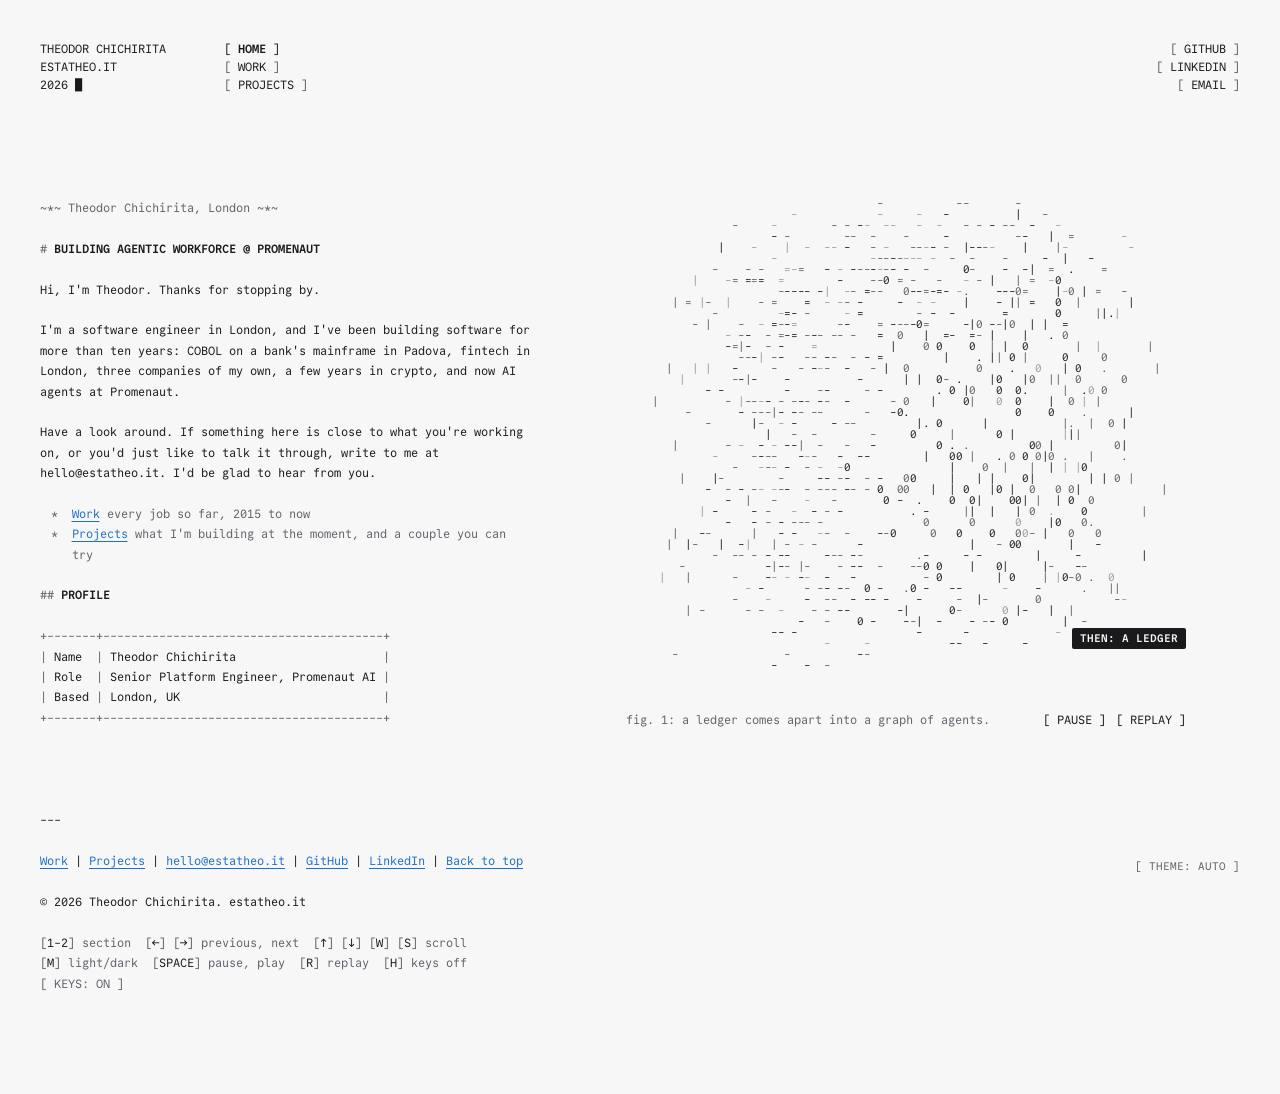
<file: index.html>
<!doctype html>
<html lang="en-GB">
<head>
<meta charset="utf-8">
<meta name="viewport" content="width=device-width, initial-scale=1, viewport-fit=cover">
<title>Theodor Chichirita: Building Agentic Workforce @ Promenaut</title>
<meta name="description" content="Theodor Chichirita, software engineer in London. More than ten years of work, from COBOL on a bank mainframe to co-founding Playter to AI agents at Promenaut, and the projects built outside it.">
<meta name="author" content="Theodor Chichirita">
<meta name="color-scheme" content="light dark">
<link rel="canonical" href="https://estatheo.it/">
<meta property="og:type" content="website">
<meta property="og:url" content="https://estatheo.it/">
<meta property="og:site_name" content="estatheo.it">
<meta property="og:locale" content="en_GB">
<meta property="og:title" content="Theodor Chichirita: Building Agentic Workforce @ Promenaut">
<meta property="og:description" content="Theodor Chichirita, software engineer in London. More than ten years of work, from COBOL on a bank mainframe to co-founding Playter to AI agents at Promenaut, and the projects built outside it.">
<meta property="og:image" content="https://estatheo.it/og.png">
<meta property="og:image:width" content="1200">
<meta property="og:image:height" content="630">
<meta property="og:image:alt" content="THEODOR CHICHIRITA / ESTATHEO.IT / 2026, set as plain text with a block cursor.">
<meta name="twitter:card" content="summary_large_image">
<meta name="twitter:title" content="Theodor Chichirita: Building Agentic Workforce @ Promenaut">
<meta name="twitter:description" content="Theodor Chichirita, software engineer in London. More than ten years of work, from COBOL on a bank mainframe to co-founding Playter to AI agents at Promenaut, and the projects built outside it.">
<meta name="twitter:image" content="https://estatheo.it/og.png">
<link rel="icon" href="/favicon.svg" type="image/svg+xml">
<link rel="apple-touch-icon" href="/apple-touch-icon.png">
<link rel="preload" href="/fonts/commit-mono-latin-400.woff2" as="font" type="font/woff2" crossorigin>
<link rel="stylesheet" href="/css/site.css">
<script type="application/ld+json">{"@context":"https://schema.org","@type":"Person","name":"Theodor Chichirita","url":"https://estatheo.it/","jobTitle":"Senior Platform Engineer","worksFor":{"@type":"Organization","name":"Promenaut AI"},"address":{"@type":"PostalAddress","addressLocality":"London","addressCountry":"GB"},"alumniOf":[{"@type":"EducationalOrganization","name":"Università degli Studi di Padova"},{"@type":"EducationalOrganization","name":"ITIS F. Severi"}],"sameAs":["https://github.com/estatheo","https://www.linkedin.com/in/theodor-chichirita/"]}</script>
<script>
// Runs before first paint so a saved theme never flashes.
(function () {
  var d = document.documentElement;
  d.classList.add('js');
  try {
    var t = localStorage.getItem('theme'); if (t === 'light' || t === 'dark') d.dataset.theme = t;
  } catch (e) {}
})();
</script>
<script type="module" src="/js/main.js"></script>
</head>
<body>
<a class="skip" href="#main">Skip to content</a>

<header class="top" id="top">
  <p class="ident">THEODOR CHICHIRITA<br>ESTATHEO.IT<br>2026 <span class="cursor" aria-hidden="true">&#9608;</span></p>
  <nav class="pages" aria-label="Pages">
    <ul>
      <li><a class="br" href="/" aria-current="page">HOME</a></li>
      <li><a class="br" href="/work/">WORK</a></li>
      <li><a class="br" href="/projects/">PROJECTS</a></li>
    </ul>
  </nav>
  <nav class="links" aria-label="Links">
    <ul>
      <li><a class="br" href="https://github.com/estatheo">GITHUB</a></li>
      <li><a class="br" href="https://www.linkedin.com/in/theodor-chichirita/">LINKEDIN</a></li>
      <li><a class="br" href="mailto:hello@estatheo.it">EMAIL</a></li>
    </ul>
  </nav>
</header>

<main id="main">

  <section class="row" id="about">
    <div class="text">
      <p class="orn">~*~ Theodor Chichirita, London ~*~</p>
      <h1>BUILDING AGENTIC WORKFORCE @ PROMENAUT</h1>
      <p>Hi, I'm Theodor. Thanks for stopping by.</p>
        <p>I'm a software engineer in London, and I've been building software for more than ten years: COBOL on a bank's mainframe in Padova, fintech in London, three companies of my own, a few years in crypto, and now AI agents at Promenaut.</p>
        <p>Have a look around. If something here is close to what you're working on, or you'd just like to talk it through, write to me at hello@estatheo.it. I'd be glad to hear from you.</p>
      <ul class="star">
        <li><a href="/work/">Work</a> <span class="meta">every job so far, 2015 to now</span></li>
        <li><a href="/projects/">Projects</a> <span class="meta">what I'm building at the moment, and a couple you can try</span></li>
      </ul>
      <h2 id="profile">PROFILE</h2>
      <div class="ascii-wrap"><table class="ascii"><caption class="vh">Profile</caption><tbody>
            <tr><th scope="row">Name</th><td>Theodor Chichirita</td></tr>
            <tr><th scope="row">Role</th><td>Senior Platform Engineer, Promenaut AI</td></tr>
            <tr><th scope="row">Based</th><td>London, UK</td></tr>
          </tbody></table></div>
    </div>
    <figure class="fig" data-fig="hero">
        <div class="stage" style="--ar:560/500">
          <canvas role="img" aria-label="A stack of ledger pages drawn in text characters. The characters lift off the pages and regroup into a network of connected nodes, which then turns slowly."></canvas>
          <span class="pill" aria-hidden="true" style="right:0;top:86%" data-hero-pill>THEN: A LEDGER</span>
        </div>
        <figcaption><span>fig. 1: a ledger comes apart into a graph of agents.</span> <span class="ctl"><button type="button" class="mctl" data-pause>[ PAUSE ]</button><button type="button" class="mctl" data-replay>[ REPLAY ]</button></span></figcaption>
        
      </figure>
  </section>

</main>

<footer class="foot">
  <p>---</p>
  <p><a href="/work/">Work</a> | <a href="/projects/">Projects</a> | <a href="mailto:hello@estatheo.it">hello@estatheo.it</a> | <a href="https://github.com/estatheo">GitHub</a> | <a href="https://www.linkedin.com/in/theodor-chichirita/">LinkedIn</a> | <a href="#top">Back to top</a></p>
  <p>&copy; 2026 Theodor Chichirita. estatheo.it</p>
  <div class="keys" id="keys" hidden></div>
  <p class="vh" id="announce" aria-live="polite"></p>
  <button type="button" class="theme" id="theme-toggle" aria-label="Theme: auto. Switch to light.">THEME: AUTO</button>
</footer>

</body>
</html>
</file>
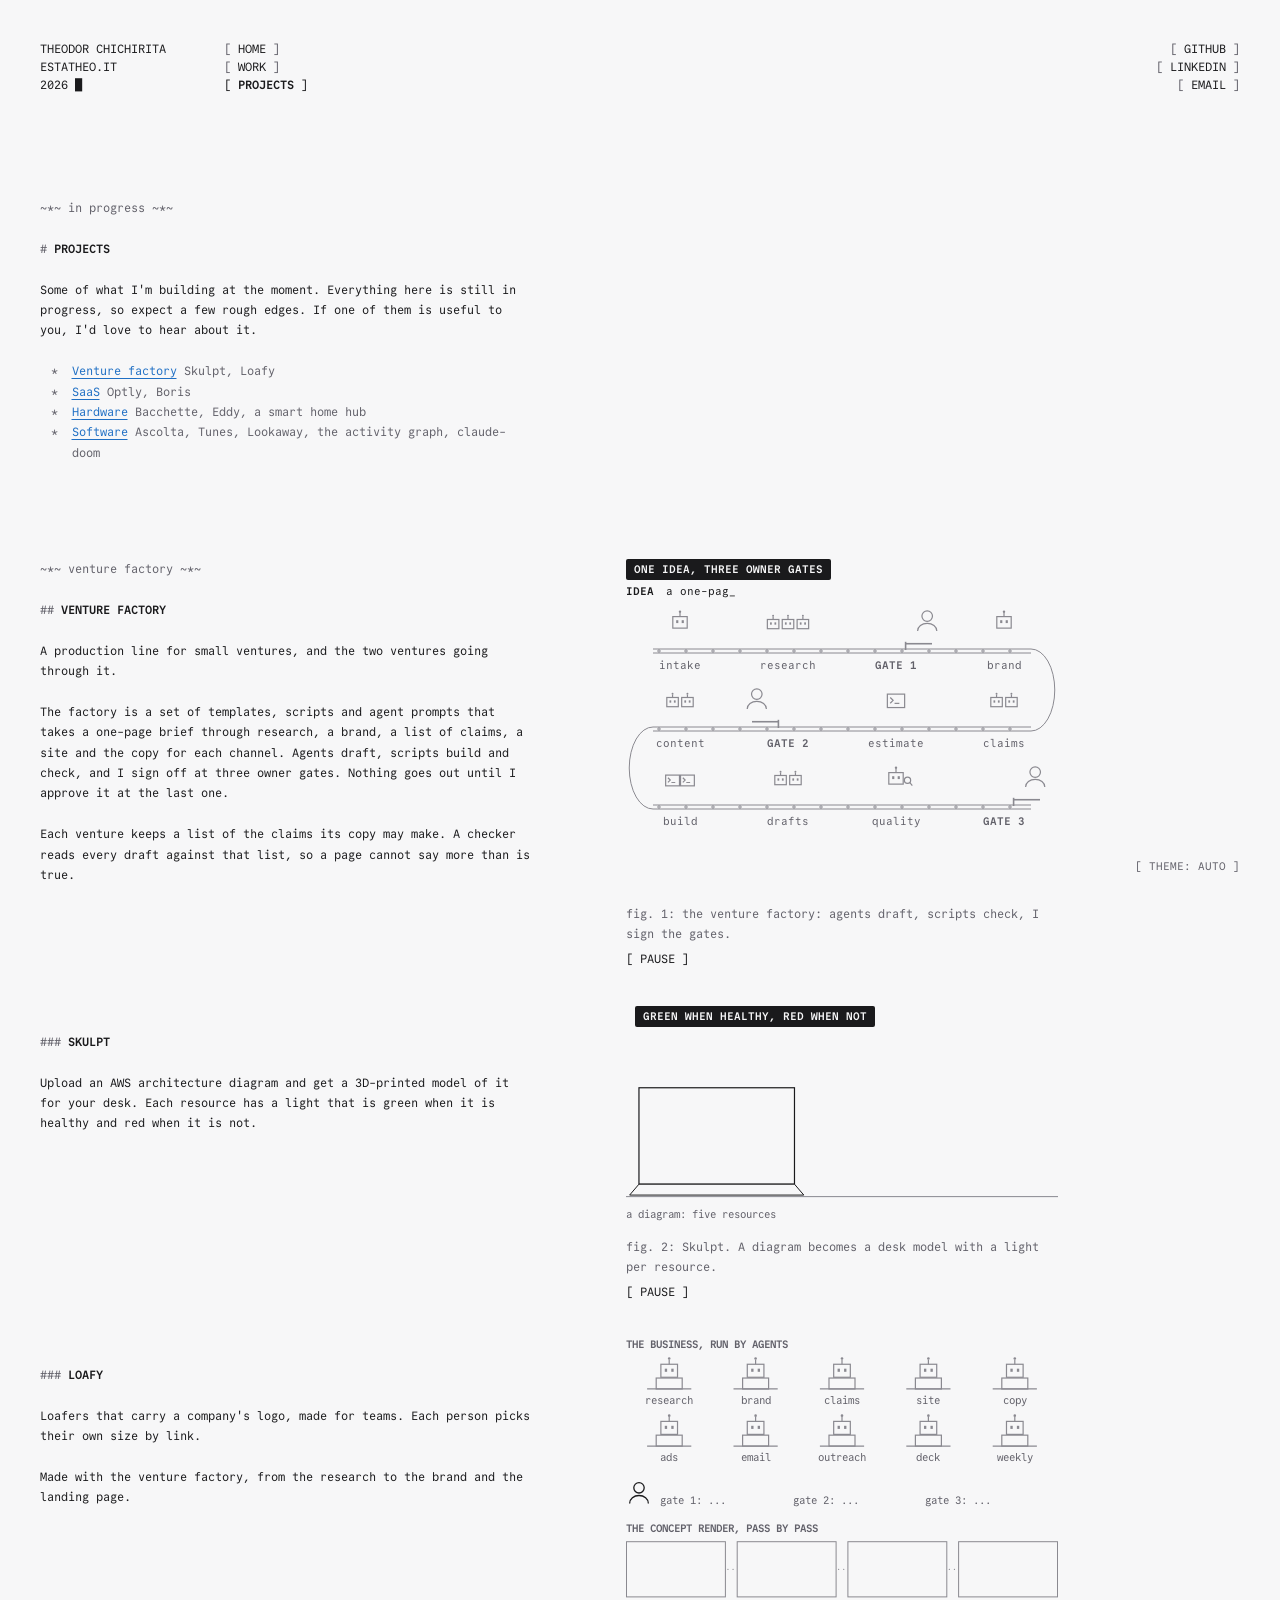
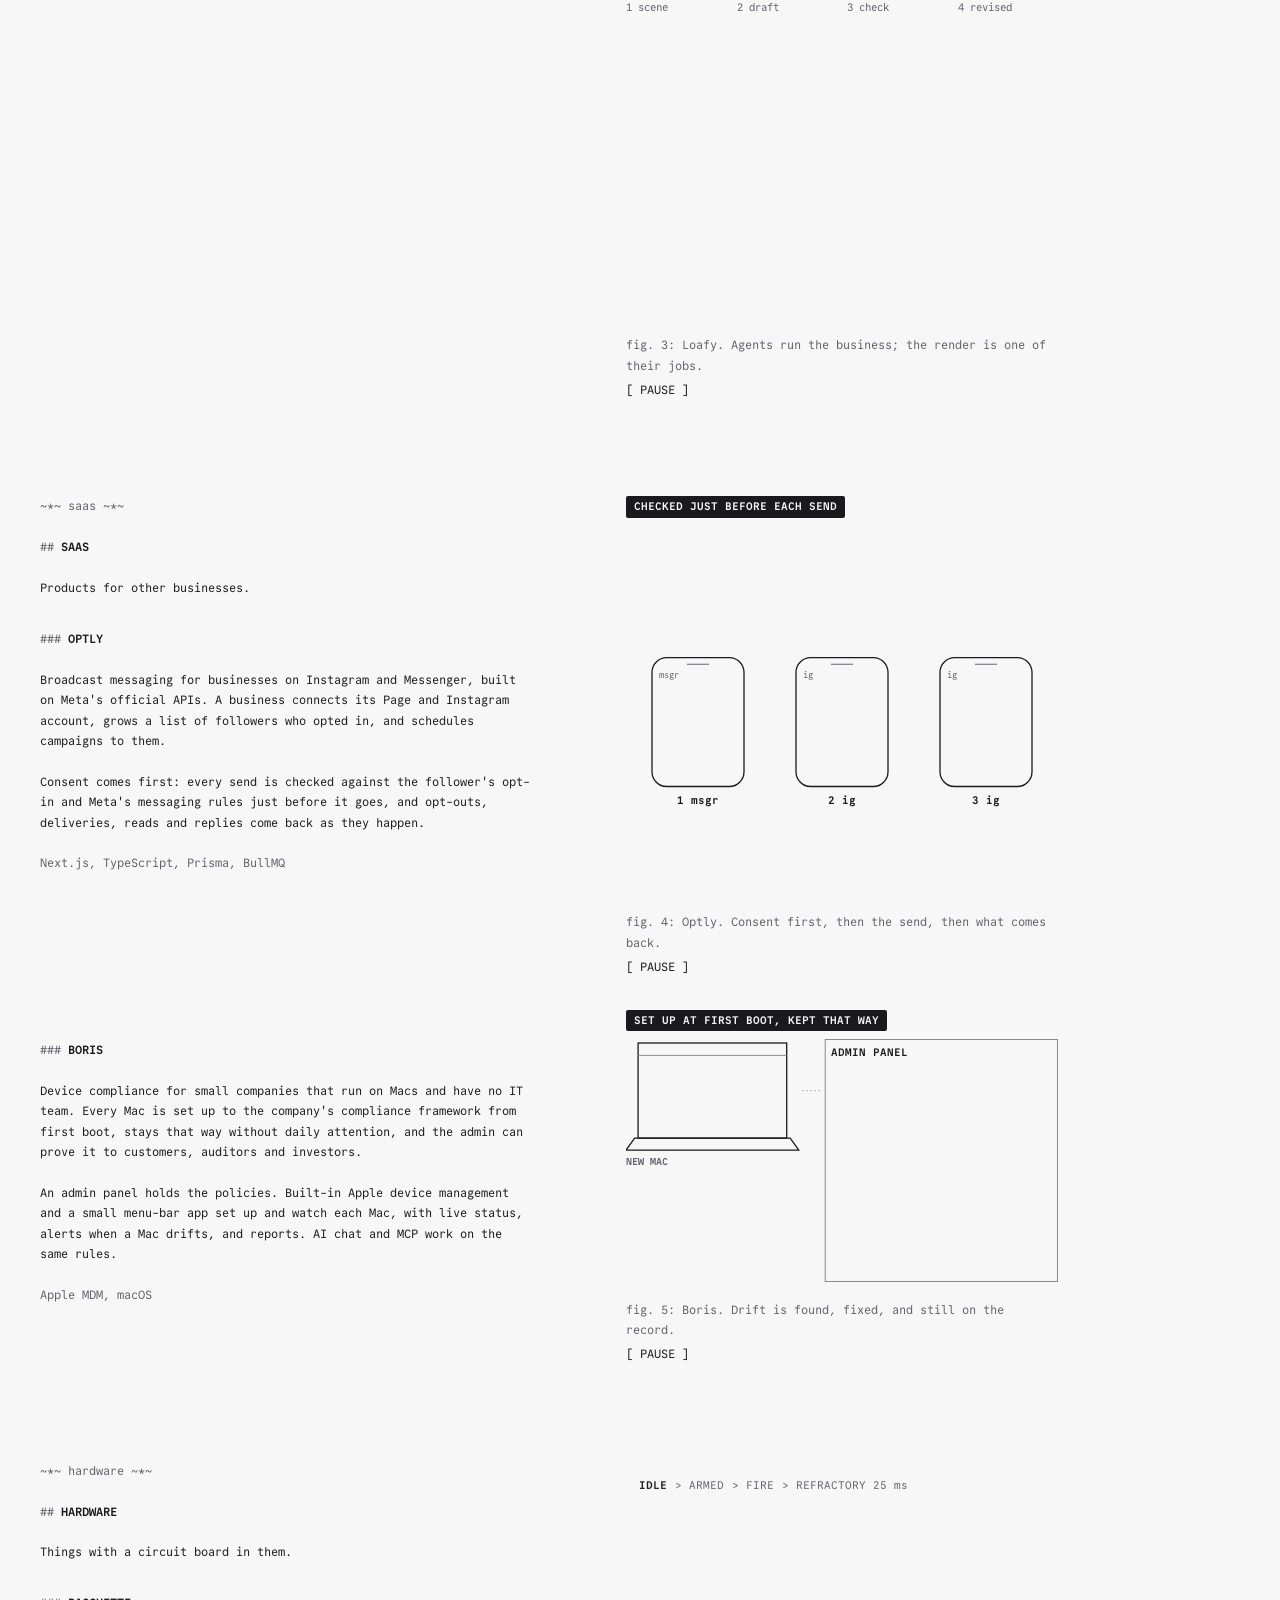
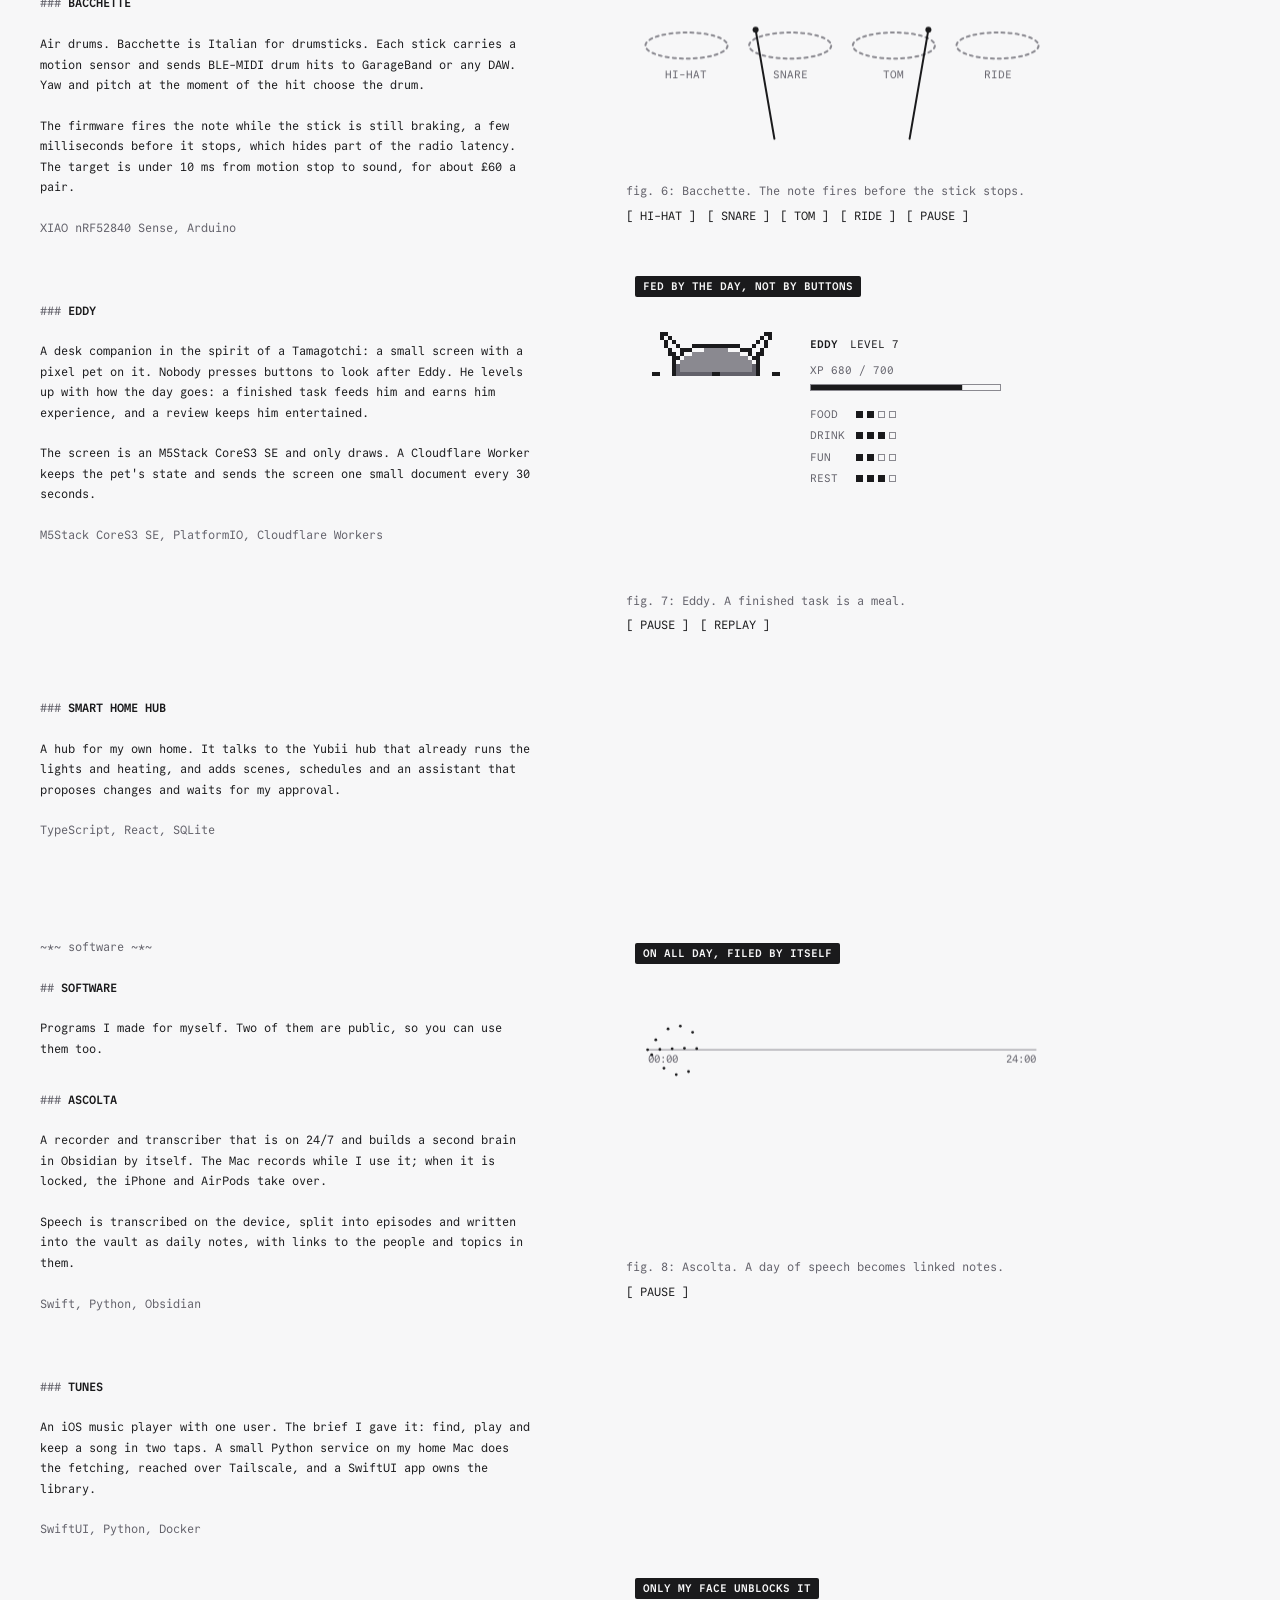
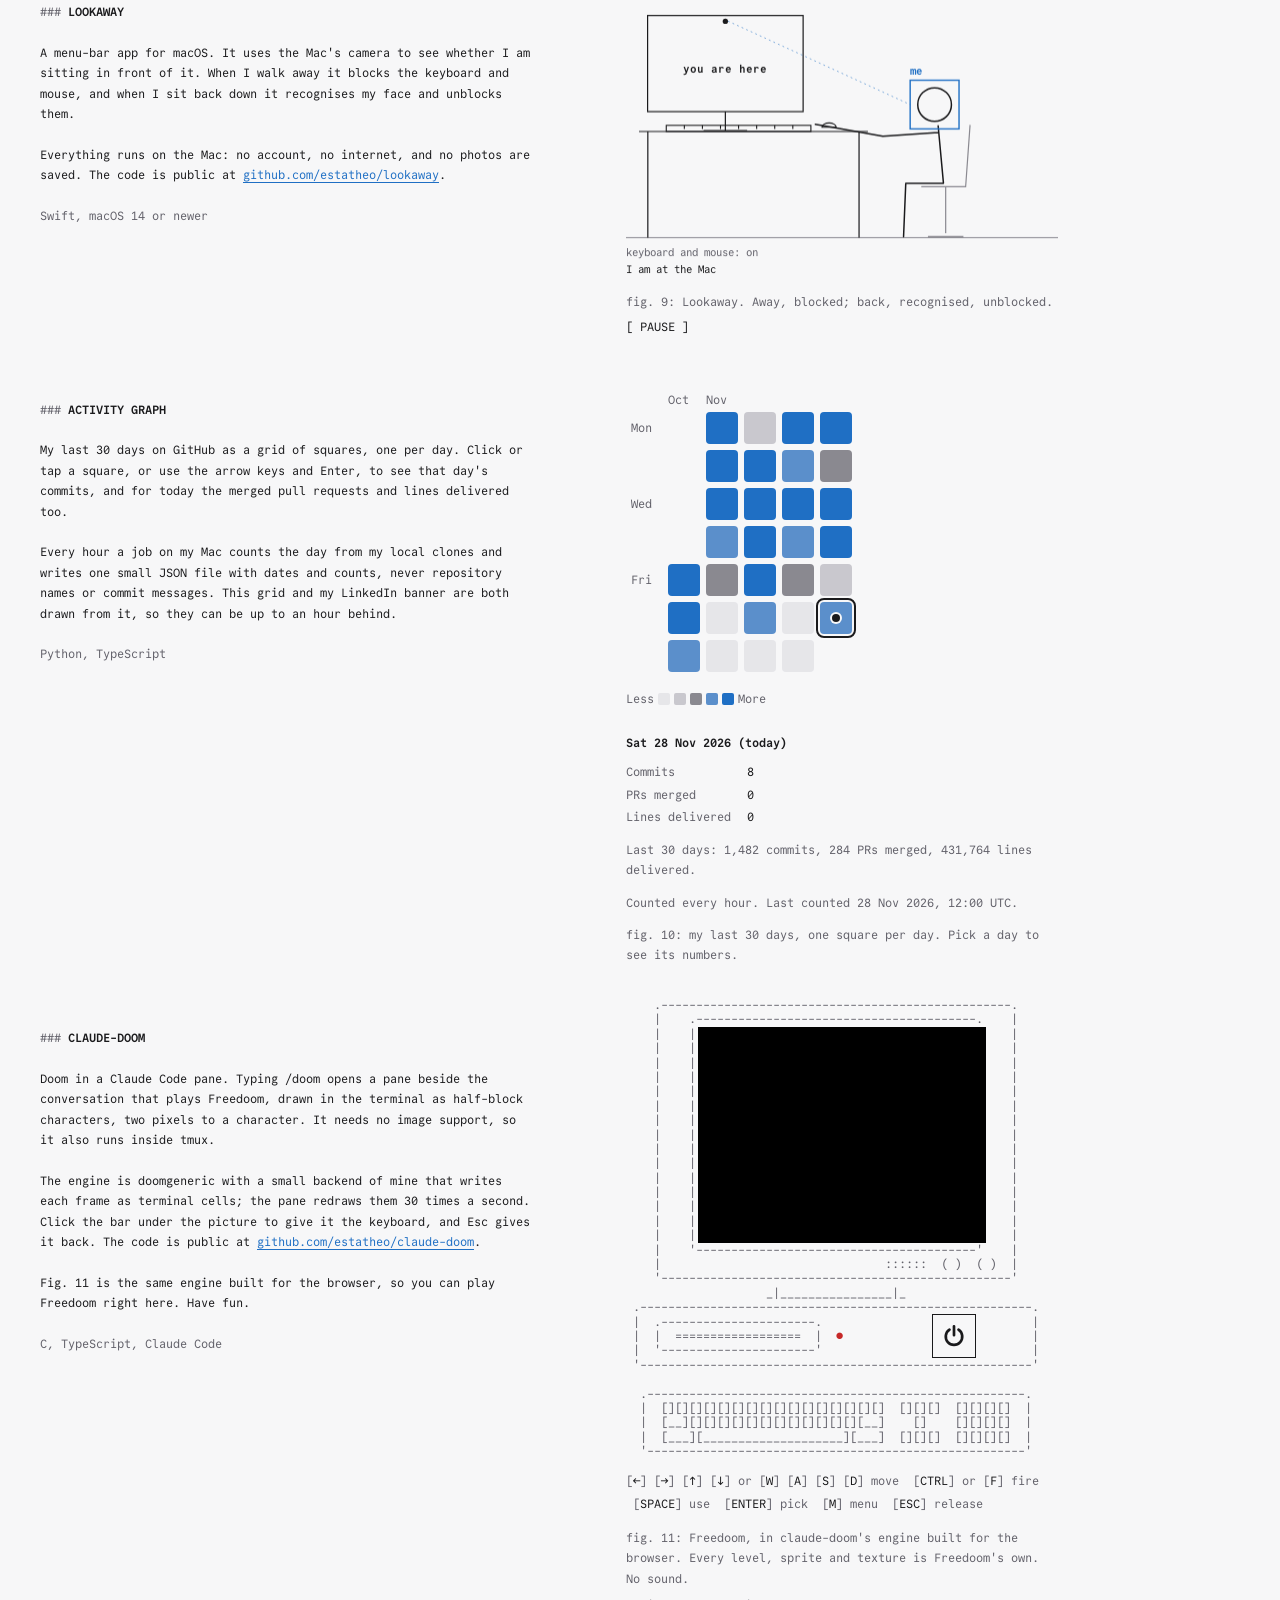
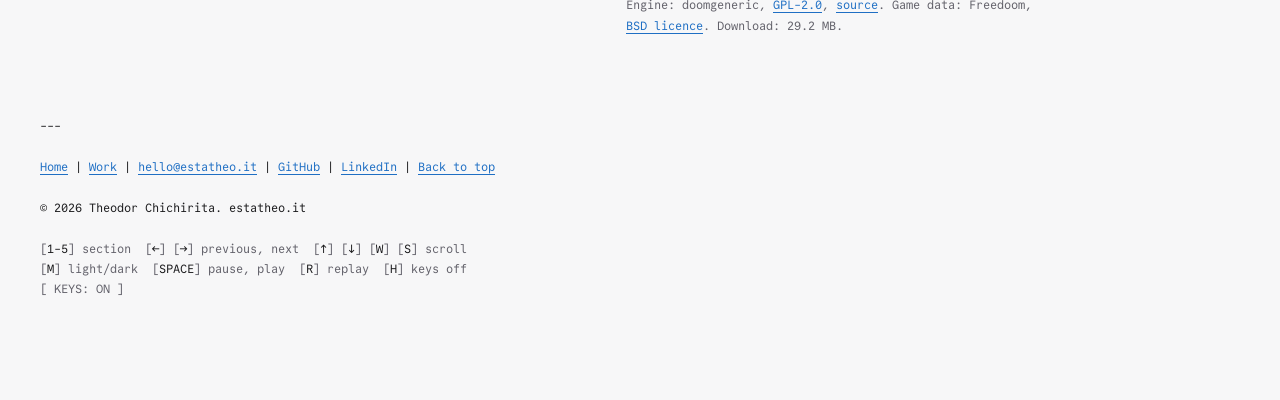
<file: projects/index.html>
<!doctype html>
<html lang="en-GB">
<head>
<meta charset="utf-8">
<meta name="viewport" content="width=device-width, initial-scale=1, viewport-fit=cover">
<title>Projects: Theodor Chichirita</title>
<meta name="description" content="A selection of what Theodor Chichirita is building at the moment, all in progress: a venture factory with Skulpt and Loafy, hardware (Bacchette air drums, Eddy the desk pet) and SaaS (Optly, Boris) and software (Ascolta, Tunes, Lookaway, an activity graph).">
<meta name="author" content="Theodor Chichirita">
<meta name="color-scheme" content="light dark">
<link rel="canonical" href="https://estatheo.it/projects/">
<meta property="og:type" content="website">
<meta property="og:url" content="https://estatheo.it/projects/">
<meta property="og:site_name" content="estatheo.it">
<meta property="og:locale" content="en_GB">
<meta property="og:title" content="Projects: Theodor Chichirita">
<meta property="og:description" content="A selection of what Theodor Chichirita is building at the moment, all in progress: a venture factory with Skulpt and Loafy, hardware (Bacchette air drums, Eddy the desk pet) and SaaS (Optly, Boris) and software (Ascolta, Tunes, Lookaway, an activity graph).">
<meta property="og:image" content="https://estatheo.it/og.png">
<meta property="og:image:width" content="1200">
<meta property="og:image:height" content="630">
<meta property="og:image:alt" content="THEODOR CHICHIRITA / ESTATHEO.IT / 2026, set as plain text with a block cursor.">
<meta name="twitter:card" content="summary_large_image">
<meta name="twitter:title" content="Projects: Theodor Chichirita">
<meta name="twitter:description" content="A selection of what Theodor Chichirita is building at the moment, all in progress: a venture factory with Skulpt and Loafy, hardware (Bacchette air drums, Eddy the desk pet) and SaaS (Optly, Boris) and software (Ascolta, Tunes, Lookaway, an activity graph).">
<meta name="twitter:image" content="https://estatheo.it/og.png">
<link rel="icon" href="/favicon.svg" type="image/svg+xml">
<link rel="apple-touch-icon" href="/apple-touch-icon.png">
<link rel="preload" href="/fonts/commit-mono-latin-400.woff2" as="font" type="font/woff2" crossorigin>
<link rel="stylesheet" href="/css/site.css">
<script type="application/ld+json">{"@context":"https://schema.org","@type":"BreadcrumbList","itemListElement":[{"@type":"ListItem","position":1,"name":"Theodor Chichirita","item":"https://estatheo.it/"},{"@type":"ListItem","position":2,"name":"Projects","item":"https://estatheo.it/projects/"}]}</script>
<script>
// Runs before first paint so a saved theme never flashes.
(function () {
  var d = document.documentElement;
  d.classList.add('js');
  try {
    var t = localStorage.getItem('theme'); if (t === 'light' || t === 'dark') d.dataset.theme = t;
  } catch (e) {}
})();
</script>
<script type="module" src="/js/main.js"></script>
</head>
<body>
<a class="skip" href="#main">Skip to content</a>

<header class="top" id="top">
  <p class="ident">THEODOR CHICHIRITA<br>ESTATHEO.IT<br>2026 <span class="cursor" aria-hidden="true">&#9608;</span></p>
  <nav class="pages" aria-label="Pages">
    <ul>
      <li><a class="br" href="/">HOME</a></li>
      <li><a class="br" href="/work/">WORK</a></li>
      <li><a class="br" href="/projects/" aria-current="page">PROJECTS</a></li>
    </ul>
  </nav>
  <nav class="links" aria-label="Links">
    <ul>
      <li><a class="br" href="https://github.com/estatheo">GITHUB</a></li>
      <li><a class="br" href="https://www.linkedin.com/in/theodor-chichirita/">LINKEDIN</a></li>
      <li><a class="br" href="mailto:hello@estatheo.it">EMAIL</a></li>
    </ul>
  </nav>
</header>

<main id="main">

  <section class="row solo" id="about">
    <div class="text">
      <p class="orn">~*~ in progress ~*~</p>
      <h1>PROJECTS</h1>
      <p>Some of what I'm building at the moment. Everything here is still in progress, so expect a few rough edges. If one of them is useful to you, I'd love to hear about it.</p>
      <ul class="star">
        <li><a href="#factory">Venture factory</a> <span class="meta">Skulpt, Loafy</span></li>
        <li><a href="#saas">SaaS</a> <span class="meta">Optly, Boris</span></li>
        <li><a href="#hardware">Hardware</a> <span class="meta">Bacchette, Eddy, a smart home hub</span></li>
        <li><a href="#software">Software</a> <span class="meta">Ascolta, Tunes, Lookaway, the activity graph, claude-doom</span></li>
      </ul>
    </div>
  </section>

  <section class="row personal chapter" id="factory">
    <div class="text">
      <p class="orn">~*~ venture factory ~*~</p>
      <h2>VENTURE FACTORY</h2>
      <p>A production line for small ventures, and the two ventures going through it.</p>
      <p>The factory is a set of templates, scripts and agent prompts that takes a one-page brief through research, a brand, a list of claims, a site and the copy for each channel. Agents draft, scripts build and check, and I sign off at three owner gates. Nothing goes out until I approve it at the last one.</p>
        <p>Each venture keeps a list of the claims its copy may make. A checker reads every draft against that list, so a page cannot say more than is true.</p>
      
    </div>
    <figure class="fig small" data-fig="factory">
        <div class="stage" style="--ar:560/470">
          <canvas role="img" aria-label="The venture factory as a production line. An idea is typed in as a one-page brief, and the brief rides a belt that snakes past twelve stations, in the order of the factory's launch formula. At intake an agent turns the brief into the venture's claims and budget; three agents research the market, supply and names; at gate 1 I sign the name, market and budget, and the barrier lifts. An agent drafts two brand directions, two agents write the claims and funnel plan, a script estimates the cost of the drafts, and at gate 2 I pick a direction. Two agents write the site and channel content, scripts build the site, ads and stills, agents draft the copy for each channel, and a checker reads the copy against the claims. At gate 3, approval to publish, the barrier stays down and waits for me: nothing goes out until I sign it."></canvas>
          <span class="pill" aria-hidden="true" style="left:0%;top:0%">ONE IDEA, THREE OWNER GATES</span>
        </div>
        <figcaption><span>fig. 1: the venture factory: agents draft, scripts check, I sign the gates.</span> <span class="ctl"><button type="button" class="mctl" data-play>[ PAUSE ]</button></span></figcaption>
        
      </figure>
  </section>

  <section class="row personal">
    <div class="text">
      <h3 id="skulpt">SKULPT</h3>
      <p>Upload an AWS architecture diagram and get a 3D-printed model of it for your desk. Each resource has a light that is green when it is healthy and red when it is not.</p>
      
    </div>
    <figure class="fig small" data-fig="skulpt">
        <div class="stage" style="--ar:560/290">
          <canvas role="img" aria-label="A desk with a laptop on it. On the laptop's screen, an example architecture diagram with five resources, a load balancer, two app servers, a queue and a database, joined by lines. The diagram is sent to be printed, and beside the laptop a model of it appears on the desk: a base with the links on it, then each resource rises as a small block with one light. The lights come on green. The database light turns red, because the database is not healthy, and the others stay green. The diagram is an example."></canvas>
          <span class="pill" aria-hidden="true" style="left:2%;top:2%">GREEN WHEN HEALTHY, RED WHEN NOT</span>
        </div>
        <figcaption><span>fig. 2: Skulpt. A diagram becomes a desk model with a light per resource.</span> <span class="ctl"><button type="button" class="mctl" data-play>[ PAUSE ]</button></span></figcaption>
        
      </figure>
  </section>

  <section class="row personal">
    <div class="text">
      <h3 id="loafy">LOAFY</h3>
      <p>Loafers that carry a company's logo, made for teams. Each person picks their own size by link.</p>
        <p>Made with the venture factory, from the research to the brand and the landing page.</p>
      
    </div>
    <figure class="fig small" data-fig="loafy">
        <div class="stage" style="--ar:560/410">
          <canvas role="img" aria-label="Loafy, run by agents. Ten small desks, each with an agent at it, light up in turn: research, brand, claims, site, copy, ads, email, outreach, a deck, and the weekly loop of posts and a report. Under them are my three owner gates, which the work reaches in turn; all three wait for me, and nothing is published until I sign. Below, the concept render goes through passes: a grey scene with the shoes in plain clay, a coarse grainy draft, a check of the draft against the brief and the claims list, which passes the brief and the claims and asks for the caption, then a sharper revised pass with the caption, and last the final render, shown under the drawing with its caption: Concept render. Prototype in development. The earlier passes are drawn from the final render to show the idea."></canvas>
        </div>
        <figure class="render">
          <img src="/img/loafy-concept-960.jpg" width="960" height="540" alt="A pair of loafers on a dark surface, seen from the front left. A computer-made concept image, not a photograph of a real pair." loading="lazy" decoding="async">
          <figcaption>Concept render. Prototype in development.</figcaption>
        </figure>
        <figcaption><span>fig. 3: Loafy. Agents run the business; the render is one of their jobs.</span> <span class="ctl"><button type="button" class="mctl" data-play>[ PAUSE ]</button></span></figcaption>
      </figure>
  </section>

  <section class="row personal chapter" id="saas">
    <div class="text">
      <p class="orn">~*~ saas ~*~</p>
      <h2>SAAS</h2>
      <p>Products for other businesses.</p>
      
      
      <h3 id="optly">OPTLY</h3>
      <p>Broadcast messaging for businesses on Instagram and Messenger, built on Meta's official APIs. A business connects its Page and Instagram account, grows a list of followers who opted in, and schedules campaigns to them.</p>
        <p>Consent comes first: every send is checked against the follower's opt-in and Meta's messaging rules just before it goes, and opt-outs, deliveries, reads and replies come back as they happen.</p>
      <p class="meta">Next.js, TypeScript, Prisma, BullMQ</p>
    </div>
    <figure class="fig small" data-fig="optly">
        <div class="stage" style="--ar:560/560">
          <canvas role="img" aria-label="A campaign in Optly, drawn as a sender's table over three phones. A follower opts in by tapping Get Started in Messenger, and consent is recorded as granted. A campaign then goes to three followers. Just before each send, three things are checked for that follower: consent, an open 24-hour messaging window, and an approved template. The first two pass and are sent; the third has no open window, so it is skipped and the reason is kept. Then Meta reports back as things happen: the Messenger message is delivered, read and replied to, the Instagram message is read, and that follower sends STOP and is opted out. Each phone shows its chat: the Get Started button, the campaign message arriving on the first two and never sent to the third, a reply on the first and STOP on the second. The followers are examples."></canvas>
          <span class="pill" aria-hidden="true" style="left:0%;top:0%">CHECKED JUST BEFORE EACH SEND</span>
        </div>
        <figcaption><span>fig. 4: Optly. Consent first, then the send, then what comes back.</span> <span class="ctl"><button type="button" class="mctl" data-play>[ PAUSE ]</button></span></figcaption>
        
      </figure>
  </section>

  <section class="row personal">
    <div class="text">
      <h3 id="boris">BORIS</h3>
      <p>Device compliance for small companies that run on Macs and have no IT team. Every Mac is set up to the company's compliance framework from first boot, stays that way without daily attention, and the admin can prove it to customers, auditors and investors.</p>
        <p>An admin panel holds the policies. Built-in Apple device management and a small menu-bar app set up and watch each Mac, with live status, alerts when a Mac drifts, and reports. AI chat and MCP work on the same rules.</p>
      <p class="meta">Apple MDM, macOS</p>
    </div>
    <figure class="fig small" data-fig="boris">
        <div class="stage" style="--ar:560/400">
          <canvas role="img" aria-label="A Mac under Boris, drawn as a laptop beside the admin panel. A new Mac registered in Apple Business Manager enrols on first boot and sets itself up to the company policy, a framework and a tier, with no admin action: disk encryption, firewall and screen lock all pass. Later a regular scan finds the firewall off. The admin gets an alert, the Boris agent turns the firewall back on because the policy allows it, and a rescan passes. The drift stays on the record, and a signed compliance report for the chosen framework and period comes out, as a small document marked signed. The Mac and the dates are examples."></canvas>
          <span class="pill" aria-hidden="true" style="left:0%;top:0%">SET UP AT FIRST BOOT, KEPT THAT WAY</span>
        </div>
        <figcaption><span>fig. 5: Boris. Drift is found, fixed, and still on the record.</span> <span class="ctl"><button type="button" class="mctl" data-play>[ PAUSE ]</button></span></figcaption>
        
      </figure>
  </section>

  <section class="row personal chapter" id="hardware">
    <div class="text">
      <p class="orn">~*~ hardware ~*~</p>
      <h2>HARDWARE</h2>
      <p>Things with a circuit board in them.</p>
      
      
      <h3 id="bacchette">BACCHETTE</h3>
      <p>Air drums. Bacchette is Italian for drumsticks. Each stick carries a motion sensor and sends BLE-MIDI drum hits to GarageBand or any DAW. Yaw and pitch at the moment of the hit choose the drum.</p>
        <p>The firmware fires the note while the stick is still braking, a few milliseconds before it stops, which hides part of the radio latency. The target is under 10 ms from motion stop to sound, for about £60 a pair.</p>
      <p class="meta">XIAO nRF52840 Sense, Arduino</p>
    </div>
    <figure class="fig small" data-fig="drums">
        <div class="stage" style="--ar:560/400">
          <canvas role="img" aria-label="Two drum sticks trace dotted arcs down onto four zones: hi-hat, snare, tom and ride. Each hit shows a ring and a MIDI note-on. A line of text steps through the firmware states idle, armed, fire and refractory."></canvas>
          
        </div>
        <figcaption><span>fig. 6: Bacchette. The note fires before the stick stops.</span> <span class="ctl"><span class="pads mctl" role="group" aria-label="Play a drum"><button type="button" data-hit="0">[ HI-HAT ]</button><button type="button" data-hit="1">[ SNARE ]</button><button type="button" data-hit="2">[ TOM ]</button><button type="button" data-hit="3">[ RIDE ]</button></span><button type="button" class="mctl" data-pause>[ PAUSE ]</button></span></figcaption>
        
      </figure>
  </section>

  <section class="row personal">
    <div class="text">
      <h3 id="eddy">EDDY</h3>
      <p>A desk companion in the spirit of a Tamagotchi: a small screen with a pixel pet on it. Nobody presses buttons to look after Eddy. He levels up with how the day goes: a finished task feeds him and earns him experience, and a review keeps him entertained.</p>
        <p>The screen is an M5Stack CoreS3 SE and only draws. A Cloudflare Worker keeps the pet's state and sends the screen one small document every 30 seconds.</p>
      <p class="meta">M5Stack CoreS3 SE, PlatformIO, Cloudflare Workers</p>
    </div>
    <figure class="fig small" data-fig="eddy">
        <div class="stage" style="--ar:560/400">
          <canvas role="img" aria-label="A pixel pet in a helmet stands beside its status: level 7, an experience bar, and four needs called food, drink, fun and rest. A task is finished and the pet eats; food goes up. A review is done and the pet celebrates; fun goes up. The experience bar fills and the pet reaches level 8."></canvas>
          <span class="pill" aria-hidden="true" style="left:2%;top:2%">FED BY THE DAY, NOT BY BUTTONS</span>
        </div>
        <figcaption><span>fig. 7: Eddy. A finished task is a meal.</span> <span class="ctl"><button type="button" class="mctl" data-pause>[ PAUSE ]</button><button type="button" class="mctl" data-replay>[ REPLAY ]</button></span></figcaption>
        
      </figure>
  </section>

  <section class="row personal">
    <div class="text">
      <h3 id="smarth">SMART HOME HUB</h3>
      <p>A hub for my own home. It talks to the Yubii hub that already runs the lights and heating, and adds scenes, schedules and an assistant that proposes changes and waits for my approval.</p>
      <p class="meta">TypeScript, React, SQLite</p>
    </div>
    
  </section>

  <section class="row personal chapter" id="software">
    <div class="text">
      <p class="orn">~*~ software ~*~</p>
      <h2>SOFTWARE</h2>
      <p>Programs I made for myself. Two of them are public, so you can use them too.</p>
      
      
      <h3 id="ascolta">ASCOLTA</h3>
      <p>A recorder and transcriber that is on 24/7 and builds a second brain in Obsidian by itself. The Mac records while I use it; when it is locked, the iPhone and AirPods take over.</p>
        <p>Speech is transcribed on the device, split into episodes and written into the vault as daily notes, with links to the people and topics in them.</p>
      <p class="meta">Swift, Python, Obsidian</p>
    </div>
    <figure class="fig small" data-fig="ascolta">
        <div class="stage" style="--ar:560/400">
          <canvas role="img" aria-label="Over a 24-hour axis, an iPhone and a pair of AirPods are drawn above one half of the day and a Mac above the other: they are what hears it. A line of sound for the day runs along the axis, then folds into six episodes, walk, call, idea, lunch, gym and note, which become small note pages in a frame marked Obsidian vault. Each page links to one daily note and some link to each other."></canvas>
          <span class="pill" aria-hidden="true" style="left:2%;top:2%">ON ALL DAY, FILED BY ITSELF</span>
        </div>
        <figcaption><span>fig. 8: Ascolta. A day of speech becomes linked notes.</span> <span class="ctl"><button type="button" class="mctl" data-play>[ PAUSE ]</button></span></figcaption>
        
      </figure>
  </section>

  <section class="row personal">
    <div class="text">
      <h3 id="tunes">TUNES</h3>
      <p>An iOS music player with one user. The brief I gave it: find, play and keep a song in two taps. A small Python service on my home Mac does the fetching, reached over Tailscale, and a SwiftUI app owns the library.</p>
      <p class="meta">SwiftUI, Python, Docker</p>
    </div>
    
  </section>

  <section class="row personal">
    <div class="text">
      <h3 id="lookaway">LOOKAWAY</h3>
      <p>A menu-bar app for macOS. It uses the Mac's camera to see whether I am sitting in front of it. When I walk away it blocks the keyboard and mouse, and when I sit back down it recognises my face and unblocks them.</p>
        <p>Everything runs on the Mac: no account, no internet, and no photos are saved. The code is public at <a href="https://github.com/estatheo/lookaway">github.com/estatheo/lookaway</a>.</p>
      <p class="meta">Swift, macOS 14 or newer</p>
    </div>
    <figure class="fig small" data-fig="lookaway">
        <div class="stage" style="--ar:560/400">
          <canvas role="img" aria-label="A desk seen from the side: a screen with a camera on top, a keyboard and a mouse, and me on a chair in front of it. The camera sees my face, and the screen reads: you are here. I get up and walk out of the picture, and a five-second grace period counts down on the screen; then the keyboard and mouse are blocked. I come back and sit down, my face is found and compared with my enrolled face, it matches, and the keyboard and mouse work again. Nothing is saved and nothing leaves the Mac."></canvas>
          <span class="pill" aria-hidden="true" style="left:2%;top:2%">ONLY MY FACE UNBLOCKS IT</span>
        </div>
        <figcaption><span>fig. 9: Lookaway. Away, blocked; back, recognised, unblocked.</span> <span class="ctl"><button type="button" class="mctl" data-play>[ PAUSE ]</button></span></figcaption>
        
      </figure>
  </section>

  <section class="row personal">
    <div class="text">
      <h3 id="activity-graph">ACTIVITY GRAPH</h3>
      <p>My last 30 days on GitHub as a grid of squares, one per day. Click or tap a square, or use the arrow keys and Enter, to see that day's commits, and for today the merged pull requests and lines delivered too.</p>
        <p>Every hour a job on my Mac counts the day from my local clones and writes one small JSON file with dates and counts, never repository names or commit messages. This grid and my LinkedIn banner are both drawn from it, so they can be up to an hour behind.</p>
      <p class="meta">Python, TypeScript</p>
    </div>
    <figure class="fig small" data-fig="activity-graph">
        <activity-graph class="ag" src="/live/activity.json" refresh="300"></activity-graph>
        <noscript><p class="meta">The grid needs JavaScript.</p></noscript>
        <figcaption><span>fig. 10: my last 30 days, one square per day. Pick a day to see its numbers.</span></figcaption>
      </figure>
  </section>

  <section class="row personal">
    <div class="text">
      <h3 id="claude-doom">CLAUDE-DOOM</h3>
      <p>Doom in a Claude Code pane. Typing /doom opens a pane beside the conversation that plays Freedoom, drawn in the terminal as half-block characters, two pixels to a character. It needs no image support, so it also runs inside tmux.</p>
        <p>The engine is doomgeneric with a small backend of mine that writes each frame as terminal cells; the pane redraws them 30 times a second. Click the bar under the picture to give it the keyboard, and Esc gives it back. The code is public at <a href="https://github.com/estatheo/claude-doom">github.com/estatheo/claude-doom</a>.</p>
        <p>Fig. 11 is the same engine built for the browser, so you can play Freedoom right here. Have fun.</p>
      <p class="meta">C, TypeScript, Claude Code</p>
    </div>
    <figure class="fig small" data-fig="doom">
        <div class="stage doom">
          <div class="pc">
            <pre class="pc-art" aria-hidden="true">    .--------------------------------------------------.    
    |    .----------------------------------------.    |    
    |    |                                        |    |    
    |    |                                        |    |    
    |    |                                        |    |    
    |    |                                        |    |    
    |    |                                        |    |    
    |    |                                        |    |    
    |    |                                        |    |    
    |    |                                        |    |    
    |    |                                        |    |    
    |    |                                        |    |    
    |    |                                        |    |    
    |    |                                        |    |    
    |    |                                        |    |    
    |    |                                        |    |    
    |    |                                        |    |    
    |    '----------------------------------------'    |    
    |                                ::::::  ( )  ( )  |    
    '--------------------------------------------------'    
                    _|________________|_                    
 .--------------------------------------------------------. 
 |  .----------------------.                              | 
 |  |  ==================  |  <span class="pc-led">●</span>                           | 
 |  '----------------------'                              | 
 '--------------------------------------------------------' 
                                                            </pre>
            <div class="pc-kb"><pre class="pc-kb-art" aria-hidden="true">  .------------------------------------------------------.  
  |  [][][][][][][][][][][][][][][][]  [][][]  [][][][]  |  
  |  [__][][][][][][][][][][][][][__]    []    [][][][]  |  
  |  [___][____________________][___]  [][][]  [][][][]  |  
  '------------------------------------------------------'  </pre></div>
            <div class="pc-screen">
              <pre class="pc-boot" aria-hidden="true" hidden></pre>
              <canvas width="320" height="200" tabindex="-1" role="application" aria-label="Freedoom, running on the drawn computer's screen. It has the keyboard: arrows or W, A, S, D move, F fires, Space uses, Enter picks a menu item, M opens the menu. Escape gives the keyboard back and pauses the game." hidden></canvas>
            </div>
            <div class="pc-power">
              <button type="button" class="doom-play" data-doom-play aria-label="Power on the computer and play Freedoom. Downloads 29.2 MB." hidden><svg class="pw" viewBox="0 0 16 16" width="16" height="16" aria-hidden="true" focusable="false"><path d="M5 3.8a5.5 5.5 0 1 0 6 0M8 1.5v6" fill="none" stroke="currentColor" stroke-width="1.8" stroke-linecap="round"/></svg></button>
            </div>
          </div>
        </div>
        <p class="doom-note" data-doom-note>Playing it needs JavaScript.</p>
        <p class="doom-keys" data-doom-keys hidden><kbd>&larr;</kbd> <kbd>&rarr;</kbd> <kbd>&uarr;</kbd> <kbd>&darr;</kbd> or <kbd>W</kbd> <kbd>A</kbd> <kbd>S</kbd> <kbd>D</kbd> move &nbsp;<kbd>CTRL</kbd> or <kbd>F</kbd> fire &nbsp;<kbd>SPACE</kbd> use &nbsp;<kbd>ENTER</kbd> pick &nbsp;<kbd>M</kbd> menu &nbsp;<kbd>ESC</kbd> release</p>
        <p class="vh" aria-live="polite" data-doom-status></p>
        <figcaption><span>fig. 11: Freedoom, in claude-doom's engine built for the browser. Every level, sprite and texture is Freedoom's own. No sound.</span></figcaption>
        <p class="meta doom-lic">Engine: doomgeneric, <a href="/doom/LICENSE-GPL-2.0.txt">GPL-2.0</a>, <a href="/doom/SOURCE.txt">source</a>. Game data: Freedoom, <a href="/doom/FREEDOOM-COPYING.txt">BSD licence</a>. Download: 29.2 MB.</p>
      </figure>
  </section>

</main>

<footer class="foot">
  <p>---</p>
  <p><a href="/">Home</a> | <a href="/work/">Work</a> | <a href="mailto:hello@estatheo.it">hello@estatheo.it</a> | <a href="https://github.com/estatheo">GitHub</a> | <a href="https://www.linkedin.com/in/theodor-chichirita/">LinkedIn</a> | <a href="#top">Back to top</a></p>
  <p>&copy; 2026 Theodor Chichirita. estatheo.it</p>
  <div class="keys" id="keys" hidden></div>
  <p class="vh" id="announce" aria-live="polite"></p>
  <button type="button" class="theme" id="theme-toggle" aria-label="Theme: auto. Switch to light.">THEME: AUTO</button>
</footer>

</body>
</html>
</file>
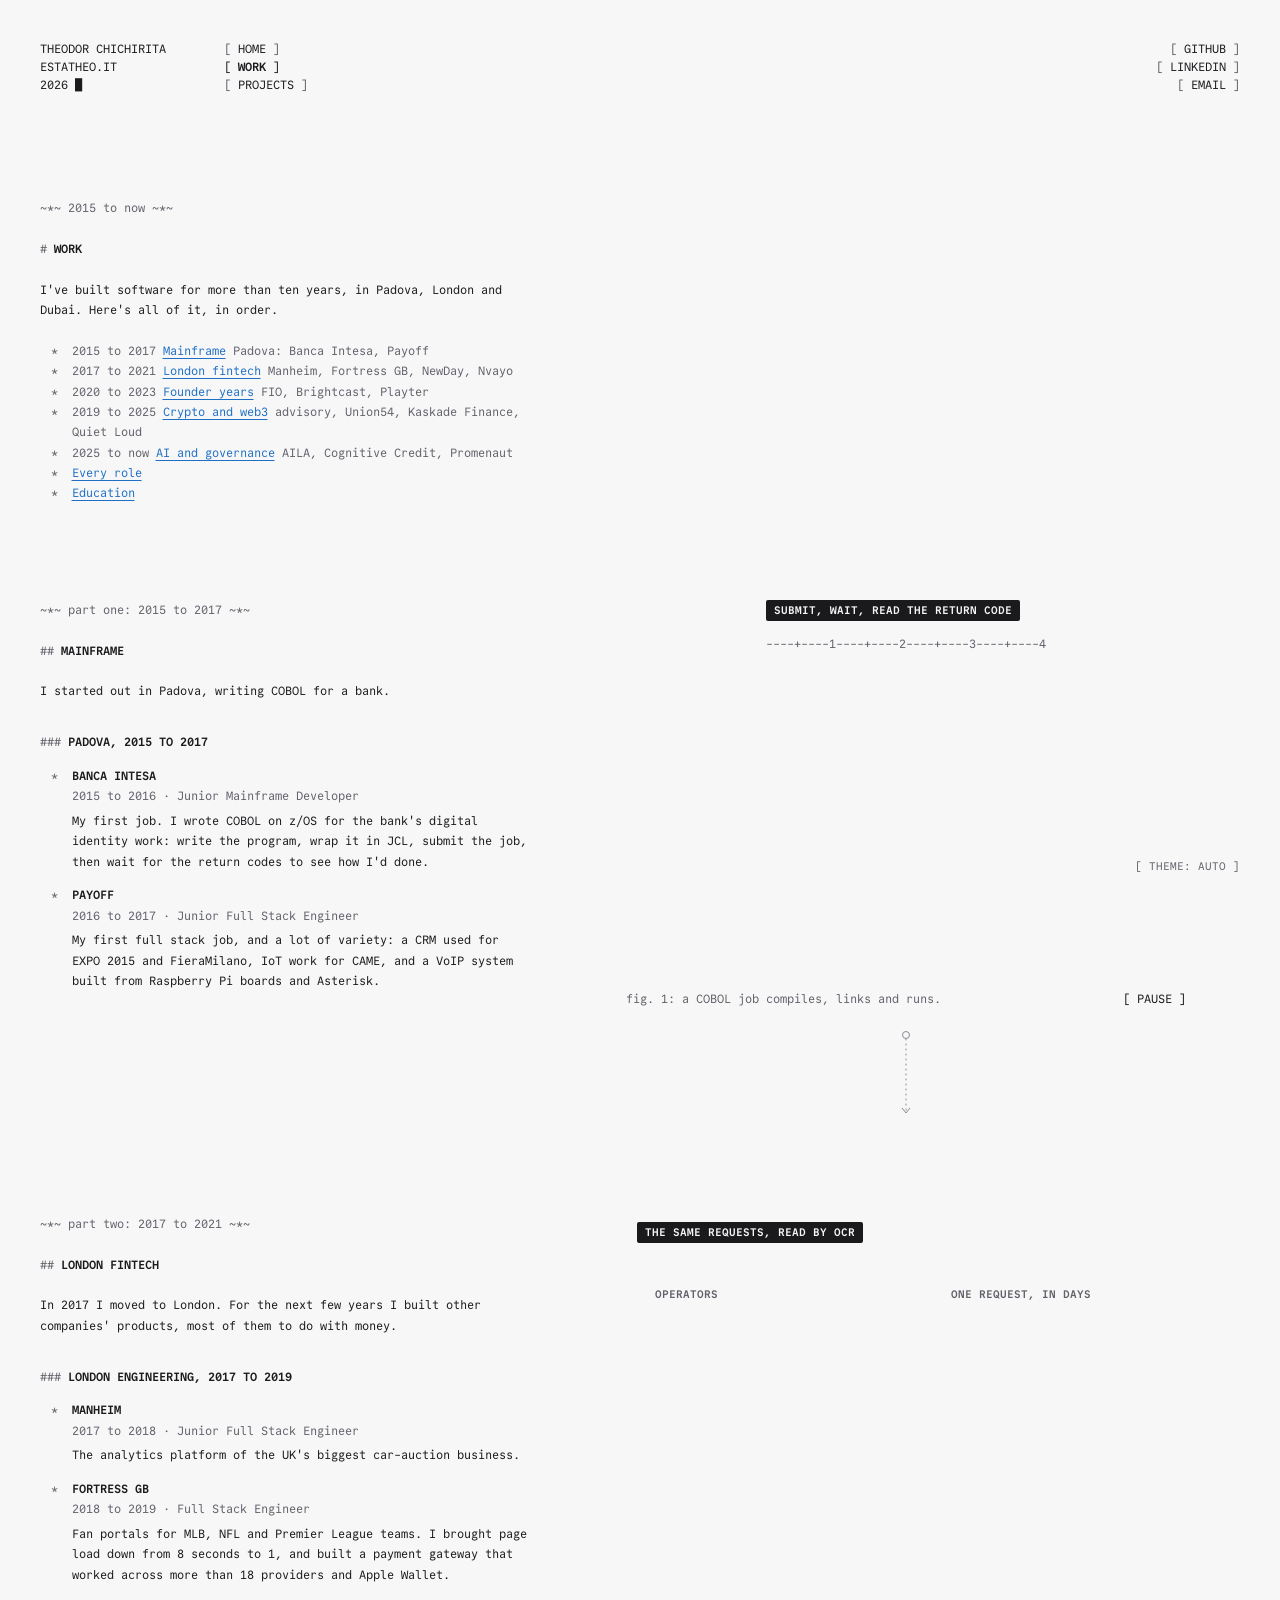
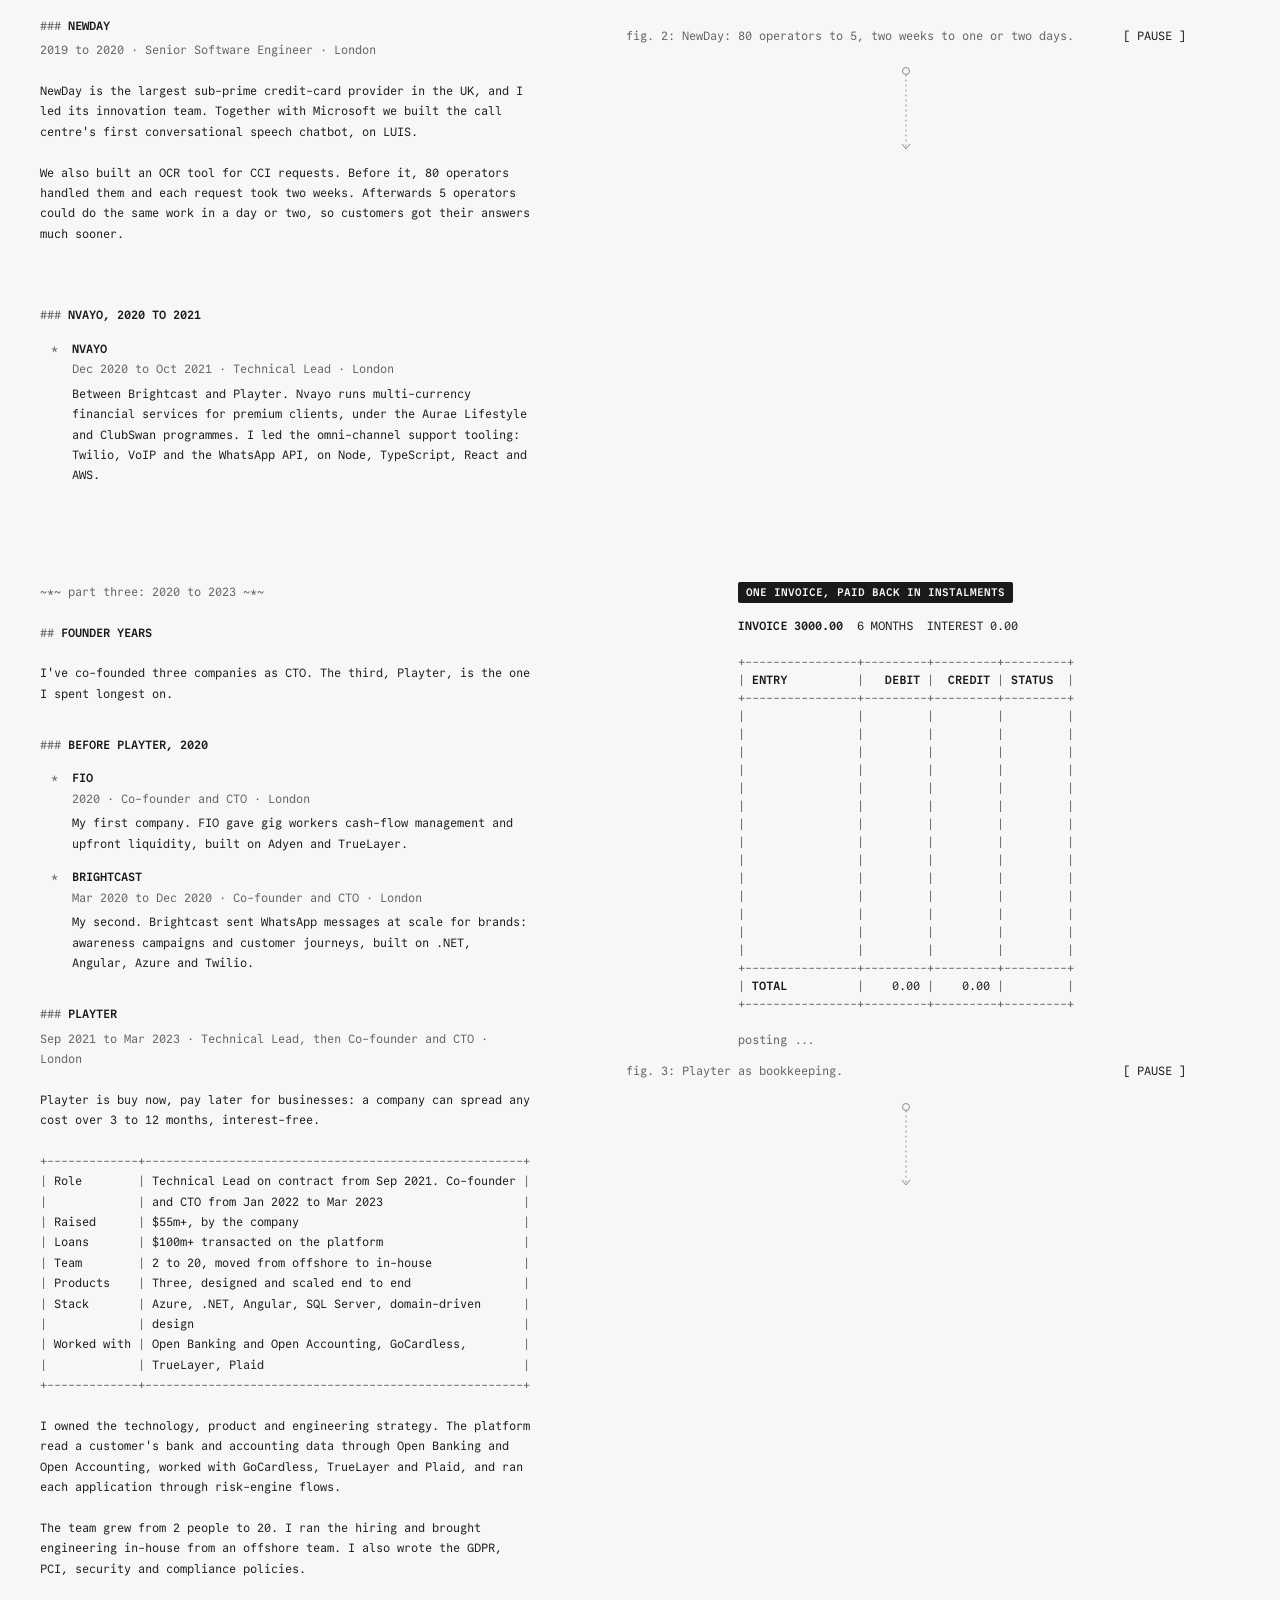
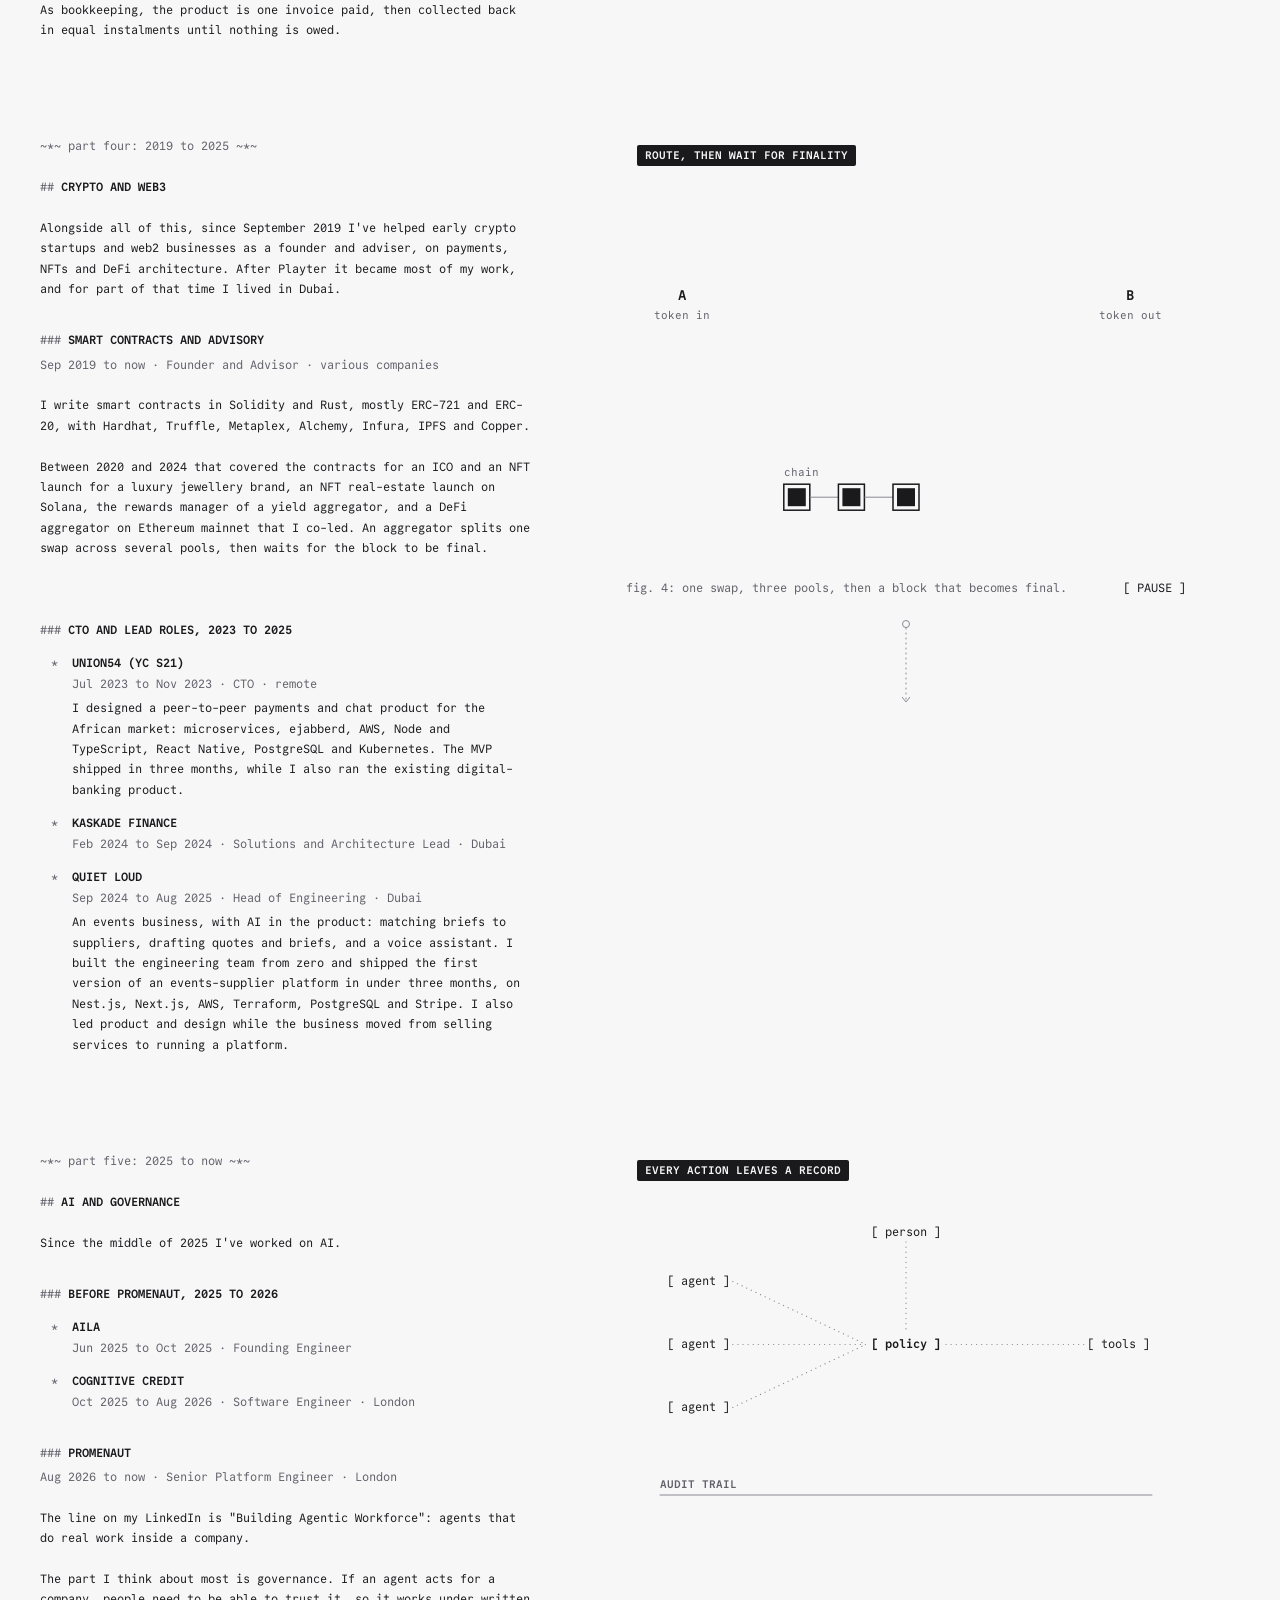
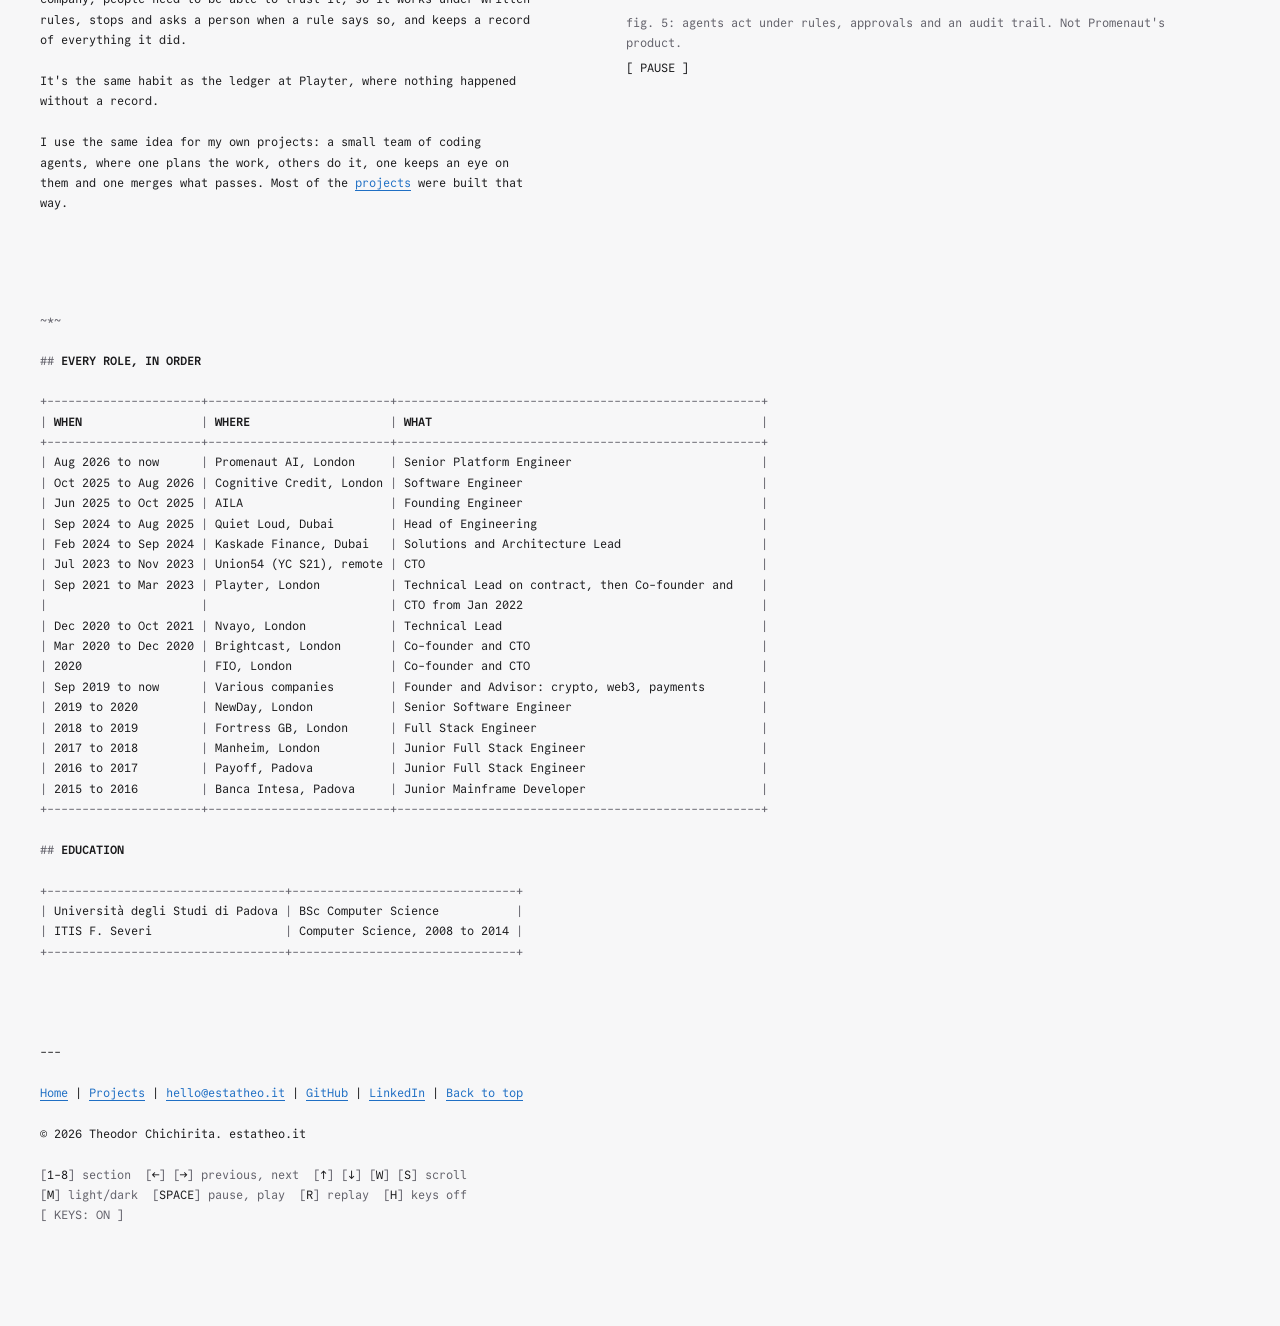
<file: work/index.html>
<!doctype html>
<html lang="en-GB">
<head>
<meta charset="utf-8">
<meta name="viewport" content="width=device-width, initial-scale=1, viewport-fit=cover">
<title>Work: Theodor Chichirita</title>
<meta name="description" content="More than ten years of work in order: COBOL on a bank mainframe in Padova, London fintech and NewDay, co-founder and CTO of Playter, crypto and web3, and now AI agents and governance at Promenaut.">
<meta name="author" content="Theodor Chichirita">
<meta name="color-scheme" content="light dark">
<link rel="canonical" href="https://estatheo.it/work/">
<meta property="og:type" content="website">
<meta property="og:url" content="https://estatheo.it/work/">
<meta property="og:site_name" content="estatheo.it">
<meta property="og:locale" content="en_GB">
<meta property="og:title" content="Work: Theodor Chichirita">
<meta property="og:description" content="More than ten years of work in order: COBOL on a bank mainframe in Padova, London fintech and NewDay, co-founder and CTO of Playter, crypto and web3, and now AI agents and governance at Promenaut.">
<meta property="og:image" content="https://estatheo.it/og.png">
<meta property="og:image:width" content="1200">
<meta property="og:image:height" content="630">
<meta property="og:image:alt" content="THEODOR CHICHIRITA / ESTATHEO.IT / 2026, set as plain text with a block cursor.">
<meta name="twitter:card" content="summary_large_image">
<meta name="twitter:title" content="Work: Theodor Chichirita">
<meta name="twitter:description" content="More than ten years of work in order: COBOL on a bank mainframe in Padova, London fintech and NewDay, co-founder and CTO of Playter, crypto and web3, and now AI agents and governance at Promenaut.">
<meta name="twitter:image" content="https://estatheo.it/og.png">
<link rel="icon" href="/favicon.svg" type="image/svg+xml">
<link rel="apple-touch-icon" href="/apple-touch-icon.png">
<link rel="preload" href="/fonts/commit-mono-latin-400.woff2" as="font" type="font/woff2" crossorigin>
<link rel="stylesheet" href="/css/site.css">
<script type="application/ld+json">{"@context":"https://schema.org","@type":"BreadcrumbList","itemListElement":[{"@type":"ListItem","position":1,"name":"Theodor Chichirita","item":"https://estatheo.it/"},{"@type":"ListItem","position":2,"name":"Work","item":"https://estatheo.it/work/"}]}</script>
<script>
// Runs before first paint so a saved theme never flashes.
(function () {
  var d = document.documentElement;
  d.classList.add('js');
  try {
    var t = localStorage.getItem('theme'); if (t === 'light' || t === 'dark') d.dataset.theme = t;
  } catch (e) {}
})();
</script>
<script type="module" src="/js/main.js"></script>
</head>
<body>
<a class="skip" href="#main">Skip to content</a>

<header class="top" id="top">
  <p class="ident">THEODOR CHICHIRITA<br>ESTATHEO.IT<br>2026 <span class="cursor" aria-hidden="true">&#9608;</span></p>
  <nav class="pages" aria-label="Pages">
    <ul>
      <li><a class="br" href="/">HOME</a></li>
      <li><a class="br" href="/work/" aria-current="page">WORK</a></li>
      <li><a class="br" href="/projects/">PROJECTS</a></li>
    </ul>
  </nav>
  <nav class="links" aria-label="Links">
    <ul>
      <li><a class="br" href="https://github.com/estatheo">GITHUB</a></li>
      <li><a class="br" href="https://www.linkedin.com/in/theodor-chichirita/">LINKEDIN</a></li>
      <li><a class="br" href="mailto:hello@estatheo.it">EMAIL</a></li>
    </ul>
  </nav>
</header>

<main id="main">

  <section class="row solo" id="about">
    <div class="text">
      <p class="orn">~*~ 2015 to now ~*~</p>
      <h1>WORK</h1>
      <p>I've built software for more than ten years, in Padova, London and Dubai. Here's all of it, in order.</p>
      <ul class="star">
        <li><span class="meta">2015 to 2017</span> <a href="#mainframe">Mainframe</a> <span class="meta">Padova: Banca Intesa, Payoff</span></li>
        <li><span class="meta">2017 to 2021</span> <a href="#london">London fintech</a> <span class="meta">Manheim, Fortress GB, NewDay, Nvayo</span></li>
        <li><span class="meta">2020 to 2023</span> <a href="#founder">Founder years</a> <span class="meta">FIO, Brightcast, Playter</span></li>
        <li><span class="meta">2019 to 2025</span> <a href="#web3">Crypto and web3</a> <span class="meta">advisory, Union54, Kaskade Finance, Quiet Loud</span></li>
        <li><span class="meta">2025 to now</span> <a href="#ai">AI and governance</a> <span class="meta">AILA, Cognitive Credit, Promenaut</span></li>
        <li><a href="#roles">Every role</a></li>
        <li><a href="#education">Education</a></li>
      </ul>
    </div>
  </section>

  <section class="row chapter era" id="mainframe">
    <div class="text">
      <p class="orn">~*~ part one: 2015 to 2017 ~*~</p>
      <h2>MAINFRAME</h2>
      <p>I started out in Padova, writing COBOL for a bank.</p>
      <h3>PADOVA, 2015 TO 2017</h3>
      <ul class="roles">
        <li><p><b>Banca Intesa</b> <span class="meta">2015 to 2016  ·  Junior Mainframe Developer</span></p><p>My first job. I wrote COBOL on z/OS for the bank's digital identity work: write the program, wrap it in JCL, submit the job, then wait for the return codes to see how I'd done.</p></li>
        <li><p><b>Payoff</b> <span class="meta">2016 to 2017  ·  Junior Full Stack Engineer</span></p><p>My first full stack job, and a lot of variety: a CRM used for EXPO 2015 and FieraMilano, IoT work for CAME, and a VoIP system built from Raspberry Pi boards and Asterisk.</p></li>
      </ul>
    </div>
    <figure class="fig" data-fig="job">
        <p class="vh">A batch job on a mainframe. Ten lines of JCL and COBOL are entered under a column ruler, the job is submitted, and three steps report back one at a time: compile, link and run, each with return code 0000. The program prints one line and the job ends with maximum condition code 0000. The job is an illustration and is not code from the bank.</p>
        <div class="stage stage-pre">
          <pre class="term" aria-hidden="true" style="min-height:28.5em"></pre>
          <span class="pill" aria-hidden="true" style="left:0;top:0">SUBMIT, WAIT, READ THE RETURN CODE</span>
        </div>
        <figcaption><span>fig. 1: a COBOL job compiles, links and runs.</span> <span class="ctl"><button type="button" class="mctl" data-play>[ PAUSE ]</button></span></figcaption>
        <svg class="conn" width="12" height="88" viewBox="0 0 12 88" aria-hidden="true" focusable="false"><circle cx="6" cy="5" r="3.5" fill="none" stroke="currentColor"/><path d="M6 9V82" stroke="currentColor" stroke-dasharray="1 4" stroke-linecap="round"/><path d="M2 78l4 5 4-5" fill="none" stroke="currentColor"/></svg>
      </figure>
    
  </section>

  <section class="row chapter era" id="london">
    <div class="text">
      <p class="orn">~*~ part two: 2017 to 2021 ~*~</p>
      <h2>LONDON FINTECH</h2>
      <p>In 2017 I moved to London. For the next few years I built other companies' products, most of them to do with money.</p>
      <h3>LONDON ENGINEERING, 2017 TO 2019</h3>
      <ul class="roles">
        <li><p><b>Manheim</b> <span class="meta">2017 to 2018  ·  Junior Full Stack Engineer</span></p><p>The analytics platform of the UK's biggest car-auction business.</p></li>
        <li><p><b>Fortress GB</b> <span class="meta">2018 to 2019  ·  Full Stack Engineer</span></p><p>Fan portals for MLB, NFL and Premier League teams. I brought page load down from 8 seconds to 1, and built a payment gateway that worked across more than 18 providers and Apple Wallet.</p></li>
      </ul>
      <h3>NEWDAY</h3>
      <p class="meta when">2019 to 2020  ·  Senior Software Engineer  ·  London</p>
      <p>NewDay is the largest sub-prime credit-card provider in the UK, and I led its innovation team. Together with Microsoft we built the call centre's first conversational speech chatbot, on LUIS.</p>
        <p>We also built an OCR tool for CCI requests. Before it, 80 operators handled them and each request took two weeks. Afterwards 5 operators could do the same work in a day or two, so customers got their answers much sooner.</p>
      
      
    </div>
    <figure class="fig" data-fig="ocr">
        <div class="stage" style="--ar:560/400">
          <canvas role="img" aria-label="Eighty marks stand for eighty operators handling requests by hand. An OCR scan line passes over them and seventy-five drop out, leaving five. Beside them a bar of fourteen days for one request shrinks to one or two days."></canvas>
          <span class="pill" aria-hidden="true" style="left:2%;top:2%">THE SAME REQUESTS, READ BY OCR</span>
        </div>
        <figcaption><span>fig. 2: NewDay: 80 operators to 5, two weeks to one or two days.</span> <span class="ctl"><button type="button" class="mctl" data-play>[ PAUSE ]</button></span></figcaption>
        <svg class="conn" width="12" height="88" viewBox="0 0 12 88" aria-hidden="true" focusable="false"><circle cx="6" cy="5" r="3.5" fill="none" stroke="currentColor"/><path d="M6 9V82" stroke="currentColor" stroke-dasharray="1 4" stroke-linecap="round"/><path d="M2 78l4 5 4-5" fill="none" stroke="currentColor"/></svg>
      </figure>
    <div class="text more">
      <h3>NVAYO, 2020 TO 2021</h3>
      <ul class="roles">
        <li><p><b>Nvayo</b> <span class="meta">Dec 2020 to Oct 2021  ·  Technical Lead  ·  London</span></p><p>Between Brightcast and Playter. Nvayo runs multi-currency financial services for premium clients, under the Aurae Lifestyle and ClubSwan programmes. I led the omni-channel support tooling: Twilio, VoIP and the WhatsApp API, on Node, TypeScript, React and AWS.</p></li>
      </ul>
    </div>
  </section>

  <section class="row chapter era" id="founder">
    <div class="text">
      <p class="orn">~*~ part three: 2020 to 2023 ~*~</p>
      <h2>FOUNDER YEARS</h2>
      <p>I've co-founded three companies as CTO. The third, Playter, is the one I spent longest on.</p>
      <h3>BEFORE PLAYTER, 2020</h3>
      <ul class="roles">
        <li><p><b>FIO</b> <span class="meta">2020  ·  Co-founder and CTO  ·  London</span></p><p>My first company. FIO gave gig workers cash-flow management and upfront liquidity, built on Adyen and TrueLayer.</p></li>
        <li><p><b>Brightcast</b> <span class="meta">Mar 2020 to Dec 2020  ·  Co-founder and CTO  ·  London</span></p><p>My second. Brightcast sent WhatsApp messages at scale for brands: awareness campaigns and customer journeys, built on .NET, Angular, Azure and Twilio.</p></li>
      </ul>
      <h3>PLAYTER</h3>
      <p class="meta when">Sep 2021 to Mar 2023  ·  Technical Lead, then Co-founder and CTO  ·  London</p>
      <p>Playter is buy now, pay later for businesses: a company can spread any cost over 3 to 12 months, interest-free.</p>
      <div class="ascii-wrap"><table class="ascii"><caption class="vh">PLAYTER in facts</caption><tbody>
            <tr><th scope="row">Role</th><td>Technical Lead on contract from Sep 2021. Co-founder and CTO from Jan 2022 to Mar 2023</td></tr>
            <tr><th scope="row">Raised</th><td>$55m+, by the company</td></tr>
            <tr><th scope="row">Loans</th><td>$100m+ transacted on the platform</td></tr>
            <tr><th scope="row">Team</th><td>2 to 20, moved from offshore to in-house</td></tr>
            <tr><th scope="row">Products</th><td>Three, designed and scaled end to end</td></tr>
            <tr><th scope="row">Stack</th><td>Azure, .NET, Angular, SQL Server, domain-driven design</td></tr>
            <tr><th scope="row">Worked with</th><td>Open Banking and Open Accounting, GoCardless, TrueLayer, Plaid</td></tr>
          </tbody></table></div>
      <p>I owned the technology, product and engineering strategy. The platform read a customer's bank and accounting data through Open Banking and Open Accounting, worked with GoCardless, TrueLayer and Plaid, and ran each application through risk-engine flows.</p>
        <p>The team grew from 2 people to 20. I ran the hiring and brought engineering in-house from an offshore team. I also wrote the GDPR, PCI, security and compliance policies.</p>
        <p>As bookkeeping, the product is one invoice paid, then collected back in equal instalments until nothing is owed.</p>
    </div>
    <figure class="fig" data-fig="ledger">
        <p class="vh">A double-entry ledger for one invoice. The invoice is paid to the supplier in full, which the buyer now owes. Six equal monthly instalments are then collected, each one a debit with its matching credit, moving from pending to settled. At the end total debits equal total credits, the buyer owes nothing and the interest is zero. The amounts are generated in your browser and are not real data.</p>
        <div class="stage stage-pre">
          <pre class="term wide" aria-hidden="true" style="min-height:36em"></pre>
          <span class="pill" aria-hidden="true" style="left:0;top:0">ONE INVOICE, PAID BACK IN INSTALMENTS</span>
        </div>
        <figcaption><span>fig. 3: Playter as bookkeeping.</span> <span class="ctl"><button type="button" class="mctl" data-play>[ PAUSE ]</button></span></figcaption>
        <svg class="conn" width="12" height="88" viewBox="0 0 12 88" aria-hidden="true" focusable="false"><circle cx="6" cy="5" r="3.5" fill="none" stroke="currentColor"/><path d="M6 9V82" stroke="currentColor" stroke-dasharray="1 4" stroke-linecap="round"/><path d="M2 78l4 5 4-5" fill="none" stroke="currentColor"/></svg>
      </figure>
    
  </section>

  <section class="row chapter era" id="web3">
    <div class="text">
      <p class="orn">~*~ part four: 2019 to 2025 ~*~</p>
      <h2>CRYPTO AND WEB3</h2>
      <p>Alongside all of this, since September 2019 I've helped early crypto startups and web2 businesses as a founder and adviser, on payments, NFTs and DeFi architecture. After Playter it became most of my work, and for part of that time I lived in Dubai.</p>
      <h3>SMART CONTRACTS AND ADVISORY</h3>
      <p class="meta when">Sep 2019 to now  ·  Founder and Advisor  ·  various companies</p>
      <p>I write smart contracts in Solidity and Rust, mostly ERC-721 and ERC-20, with Hardhat, Truffle, Metaplex, Alchemy, Infura, IPFS and Copper.</p>
        <p>Between 2020 and 2024 that covered the contracts for an ICO and an NFT launch for a luxury jewellery brand, an NFT real-estate launch on Solana, the rewards manager of a yield aggregator, and a DeFi aggregator on Ethereum mainnet that I co-led. An aggregator splits one swap across several pools, then waits for the block to be final.</p>
      
      
    </div>
    <figure class="fig" data-fig="route">
        <div class="stage" style="--ar:560/430">
          <canvas role="img" aria-label="A swap from token A to token B. Three pools are quoted, the order is split across them and the parts arrive together on the other side. Below, the transaction lands in a block on a chain of blocks; the block is proposed, then attested, then final. The swap is an illustration."></canvas>
          <span class="pill" aria-hidden="true" style="left:2%;top:2%">ROUTE, THEN WAIT FOR FINALITY</span>
        </div>
        <figcaption><span>fig. 4: one swap, three pools, then a block that becomes final.</span> <span class="ctl"><button type="button" class="mctl" data-play>[ PAUSE ]</button></span></figcaption>
        <svg class="conn" width="12" height="88" viewBox="0 0 12 88" aria-hidden="true" focusable="false"><circle cx="6" cy="5" r="3.5" fill="none" stroke="currentColor"/><path d="M6 9V82" stroke="currentColor" stroke-dasharray="1 4" stroke-linecap="round"/><path d="M2 78l4 5 4-5" fill="none" stroke="currentColor"/></svg>
      </figure>
    <div class="text more">
      <h3>CTO AND LEAD ROLES, 2023 TO 2025</h3>
      <ul class="roles">
        <li><p><b>Union54 (YC S21)</b> <span class="meta">Jul 2023 to Nov 2023  ·  CTO  ·  remote</span></p><p>I designed a peer-to-peer payments and chat product for the African market: microservices, ejabberd, AWS, Node and TypeScript, React Native, PostgreSQL and Kubernetes. The MVP shipped in three months, while I also ran the existing digital-banking product.</p></li>
        <li><p><b>Kaskade Finance</b> <span class="meta">Feb 2024 to Sep 2024  ·  Solutions and Architecture Lead  ·  Dubai</span></p></li>
        <li><p><b>Quiet Loud</b> <span class="meta">Sep 2024 to Aug 2025  ·  Head of Engineering  ·  Dubai</span></p><p>An events business, with AI in the product: matching briefs to suppliers, drafting quotes and briefs, and a voice assistant. I built the engineering team from zero and shipped the first version of an events-supplier platform in under three months, on Nest.js, Next.js, AWS, Terraform, PostgreSQL and Stripe. I also led product and design while the business moved from selling services to running a platform.</p></li>
      </ul>
    </div>
  </section>

  <section class="row chapter era" id="ai">
    <div class="text">
      <p class="orn">~*~ part five: 2025 to now ~*~</p>
      <h2>AI AND GOVERNANCE</h2>
      <p>Since the middle of 2025 I've worked on AI.</p>
      <h3>BEFORE PROMENAUT, 2025 TO 2026</h3>
      <ul class="roles">
        <li><p><b>AILA</b> <span class="meta">Jun 2025 to Oct 2025  ·  Founding Engineer</span></p></li>
        <li><p><b>Cognitive Credit</b> <span class="meta">Oct 2025 to Aug 2026  ·  Software Engineer  ·  London</span></p></li>
      </ul>
      <h3>PROMENAUT</h3>
      <p class="meta when">Aug 2026 to now  ·  Senior Platform Engineer  ·  London</p>
      <p>The line on my LinkedIn is &quot;Building Agentic Workforce&quot;: agents that do real work inside a company.</p>
        <p>The part I think about most is governance. If an agent acts for a company, people need to be able to trust it, so it works under written rules, stops and asks a person when a rule says so, and keeps a record of everything it did.</p>
        <p>It's the same habit as the ledger at Playter, where nothing happened without a record.</p>
        <p>I use the same idea for my own projects: a small team of coding agents, where one plans the work, others do it, one keeps an eye on them and one merges what passes. Most of the <a href="/projects/">projects</a> were built that way.</p>
      
      
    </div>
    <figure class="fig" data-fig="govern">
        <div class="stage" style="--ar:560/450">
          <canvas role="img" aria-label="Three agents each send one action to a policy gate. The first is allowed by a rule and reaches the tools. The second needs approval, waits until a person approves it, then goes through. The third is denied by a rule and stops at the gate. Each outcome is written as a line in an audit trail under the diagram. It is an illustration and does not show Promenaut's product."></canvas>
          <span class="pill" aria-hidden="true" style="left:2%;top:2%">EVERY ACTION LEAVES A RECORD</span>
        </div>
        <figcaption><span>fig. 5: agents act under rules, approvals and an audit trail. Not Promenaut's product.</span> <span class="ctl"><button type="button" class="mctl" data-play>[ PAUSE ]</button></span></figcaption>
        
      </figure>
    
  </section>

  <section class="row solo" id="roles">
    <div class="text">
      <p class="orn">~*~</p>
      <h2>EVERY ROLE, IN ORDER</h2>
      
      <div class="ascii-wrap"><table class="ascii"><caption class="vh">Every role, newest first</caption><thead><tr><th scope="col">WHEN</th><th scope="col">WHERE</th><th scope="col">WHAT</th></tr></thead><tbody>
            <tr><td>Aug 2026 to now</td><td>Promenaut AI, London</td><td>Senior Platform Engineer</td></tr>
            <tr><td>Oct 2025 to Aug 2026</td><td>Cognitive Credit, London</td><td>Software Engineer</td></tr>
            <tr><td>Jun 2025 to Oct 2025</td><td>AILA</td><td>Founding Engineer</td></tr>
            <tr><td>Sep 2024 to Aug 2025</td><td>Quiet Loud, Dubai</td><td>Head of Engineering</td></tr>
            <tr><td>Feb 2024 to Sep 2024</td><td>Kaskade Finance, Dubai</td><td>Solutions and Architecture Lead</td></tr>
            <tr><td>Jul 2023 to Nov 2023</td><td>Union54 (YC S21), remote</td><td>CTO</td></tr>
            <tr><td>Sep 2021 to Mar 2023</td><td>Playter, London</td><td>Technical Lead on contract, then Co-founder and CTO from Jan 2022</td></tr>
            <tr><td>Dec 2020 to Oct 2021</td><td>Nvayo, London</td><td>Technical Lead</td></tr>
            <tr><td>Mar 2020 to Dec 2020</td><td>Brightcast, London</td><td>Co-founder and CTO</td></tr>
            <tr><td>2020</td><td>FIO, London</td><td>Co-founder and CTO</td></tr>
            <tr><td>Sep 2019 to now</td><td>Various companies</td><td>Founder and Advisor: crypto, web3, payments</td></tr>
            <tr><td>2019 to 2020</td><td>NewDay, London</td><td>Senior Software Engineer</td></tr>
            <tr><td>2018 to 2019</td><td>Fortress GB, London</td><td>Full Stack Engineer</td></tr>
            <tr><td>2017 to 2018</td><td>Manheim, London</td><td>Junior Full Stack Engineer</td></tr>
            <tr><td>2016 to 2017</td><td>Payoff, Padova</td><td>Junior Full Stack Engineer</td></tr>
            <tr><td>2015 to 2016</td><td>Banca Intesa, Padova</td><td>Junior Mainframe Developer</td></tr>
          </tbody></table></div>
      <h2 id="education">EDUCATION</h2>
      <div class="ascii-wrap"><table class="ascii"><caption class="vh">Education</caption><tbody>
            <tr><th scope="row">Università degli Studi di Padova</th><td>BSc Computer Science</td></tr>
            <tr><th scope="row">ITIS F. Severi</th><td>Computer Science, 2008 to 2014</td></tr>
          </tbody></table></div>
    </div>
  </section>

</main>

<footer class="foot">
  <p>---</p>
  <p><a href="/">Home</a> | <a href="/projects/">Projects</a> | <a href="mailto:hello@estatheo.it">hello@estatheo.it</a> | <a href="https://github.com/estatheo">GitHub</a> | <a href="https://www.linkedin.com/in/theodor-chichirita/">LinkedIn</a> | <a href="#top">Back to top</a></p>
  <p>&copy; 2026 Theodor Chichirita. estatheo.it</p>
  <div class="keys" id="keys" hidden></div>
  <p class="vh" id="announce" aria-live="polite"></p>
  <button type="button" class="theme" id="theme-toggle" aria-label="Theme: auto. Switch to light.">THEME: AUTO</button>
</footer>

</body>
</html>
</file>
<file: css/site.css>
/* Commit Mono, SIL Open Font Licence 1.1. See fonts/LICENCE.md. */
@font-face { font-family: "Commit Mono"; src: url("../fonts/commit-mono-latin-400.woff2") format("woff2"); font-weight: 400; font-display: swap; }
@font-face { font-family: "Commit Mono"; src: url("../fonts/commit-mono-latin-700.woff2") format("woff2"); font-weight: 700; font-display: swap; }

/* Colour. Hex values, not light-dark(), so the canvas code can read them back.
   Every text pair is checked with contrast-check.py; ratios are in README.md. */
:root {
  --bg: #f7f7f8; --fg: #1a1a1c; --grey: #62616a; --line: #8a8990; --link: #1f6fc4;
  --ok: #1a7f37; --bad: #c62828; /* Skulpt's lights only: 4.74 and 5.25 on --bg */
  --wait: #8a5a00; /* the Freedoom computer's LED while it loads */
  --pill-bg: #1a1a1c; --pill-fg: #f7f7f8;
  --mono: "Commit Mono", ui-monospace, "SF Mono", Menlo, Consolas, monospace;
  --pad: 1.25rem;
  color-scheme: light;
}
@media (prefers-color-scheme: dark) {
  :root:not([data-theme="light"]) {
    --bg: #151516; --fg: #e8e8ea; --grey: #9a999f; --line: #6f6e76; --link: #4f95e0; --ok: #3fb950; --bad: #f0605a; --wait: #e3b341;
    --pill-bg: #e8e8ea; --pill-fg: #151516;
    color-scheme: dark;
  }
}
:root[data-theme="dark"] {
  --bg: #151516; --fg: #e8e8ea; --grey: #9a999f; --line: #6f6e76; --link: #4f95e0; --ok: #3fb950; --bad: #f0605a; --wait: #e3b341;
  --pill-bg: #e8e8ea; --pill-fg: #151516;
  color-scheme: dark;
}

*, *::before, *::after { box-sizing: border-box; }
html { font-size: 100%; -webkit-text-size-adjust: 100%; scroll-padding-top: 1.5rem; }
/* The page keeps clear of a phone's notch and rounded corners (viewport-fit=cover),
   and leaves room at the bottom so the theme button never covers the last line. */
body {
  margin: 0; padding: var(--pad);
  padding-left: max(var(--pad), env(safe-area-inset-left));
  padding-right: max(var(--pad), env(safe-area-inset-right));
  padding-bottom: calc(var(--pad) + 3.75rem + env(safe-area-inset-bottom));
  background: var(--bg); color: var(--fg);
  font: 400 0.8125rem/1.7 var(--mono); /* 13px on a phone */
  font-variant-ligatures: none;
}
h1, h2, h3, p, ul, figure, pre { margin: 0; }
h1, h2, h3 { font-size: inherit; font-weight: 700; text-transform: uppercase; }
h1::before { content: "# " / ""; color: var(--grey); font-weight: 400; }
h2::before { content: "## " / ""; color: var(--grey); font-weight: 400; }
h3::before { content: "### " / ""; color: var(--grey); font-weight: 400; }

.text > * + * { margin-top: 1.7em; }
.text > h3 { margin-top: 2.55em; }
.text > h2 + *, .text > h3 + *, .text > h1 + * { margin-top: 1.7em; }
.text { max-width: 70ch; min-width: 0; }
/* A long address (a profile URL, a repository) may break anywhere rather than widen a zoomed phone. */
.text a, .text .meta, .foot a { overflow-wrap: anywhere; }

.orn, .meta, .todo, figcaption { color: var(--grey); }
.note { color: var(--grey); }
.todo { overflow-wrap: anywhere; }

/* Controls and links. cursor: pointer is set once here for every control. */
a, button, summary, [role="button"] { cursor: pointer; }
button:disabled { cursor: not-allowed; }
a { color: var(--link); text-decoration: underline; text-underline-offset: 3px; text-decoration-thickness: 1px; }
a:hover { text-decoration-thickness: 2px; }
a:active, button:active { opacity: 0.6; }
button {
  font: inherit; color: var(--fg); background: none; border: 0; padding: 0; margin: 0;
  text-transform: uppercase;
}
button:hover { text-decoration: underline; text-underline-offset: 3px; }
:focus-visible { outline: 2px solid var(--link); outline-offset: 3px; border-radius: 1px; }

/* Bracketed links: [ GITHUB ] */
.br { color: var(--fg); text-decoration: none; text-transform: uppercase; display: inline-block; }
.br::before { content: "[ "; color: var(--grey); }
.br::after { content: " ]"; color: var(--grey); }
.br:hover { text-decoration: underline; text-underline-offset: 3px; }

.skip { position: absolute; left: var(--pad); top: -4rem; background: var(--bg); padding: 0.5rem; }
.skip:focus { top: 0.5rem; z-index: 5; }
.vh { position: absolute !important; width: 1px; height: 1px; overflow: hidden; clip-path: inset(50%); white-space: nowrap; }

/* Header: three lines top left, bracket links top right */
.top { display: flex; justify-content: space-between; align-items: flex-start; gap: 1rem; }
.ident { text-transform: uppercase; line-height: 1.5; }
.cursor { display: inline-block; }
.top ul { list-style: none; padding: 0; text-align: right; line-height: 1.5; }
/* On a phone the links sit under the name as a wrapped row with 44px touch height. */
.top { flex-direction: column; gap: 0.75rem; }
.top ul { display: flex; flex-wrap: wrap; gap: 0 2.5ch; text-align: left; }
.top li > * { display: inline-block; padding-block: 0.75rem; }
/* The page you are on is bold in the page links, and says so to a screen reader. */
.br[aria-current="page"] { font-weight: 700; }
.br[aria-current="page"]::before, .br[aria-current="page"]::after { color: var(--fg); font-weight: 400; }

main { margin-top: 3.5rem; }
.row { margin-top: 4rem; }
.row:first-child { margin-top: 0; }
.row.personal:not(.chapter) { margin-top: 3.5rem; }
/* A role inside an era: its dates and title sit tight under the company name. */
.text > h3 + .meta.when { margin-top: 0.35em; }
.text.more { margin-top: 2.55em; }
.text > .meta.when + h3 { margin-top: 2.55em; }

ul.star { list-style: none; padding-left: 1.5ch; }
ul.star li { padding-left: 3ch; text-indent: -3ch; }
ul.star li::before { content: "*  "; color: var(--grey); white-space: pre; }
ul.star a { display: inline; }
/* A group of shorter roles, or of small tools: name in bold, dates in grey, one paragraph. */
ul.roles { list-style: none; padding-left: 1.5ch; }
ul.roles li { padding-left: 3ch; position: relative; }
ul.roles li + li { margin-top: 1.1em; }
ul.roles li::before { content: "*"; color: var(--grey); position: absolute; left: 0; }
ul.roles b { font-weight: 700; text-transform: uppercase; }
ul.roles .meta { display: block; }
ul.roles p + p { margin-top: 0.35em; }
.text > h3 + ul.roles { margin-top: 1.1em; }
/* On small screens the contents list gets taller rows so each link is a fair target */
@media (max-width: 43.99rem) { ul.star li { padding-block: 0.7rem; } }

/* ASCII tables. The real <table> stays in the DOM for screen readers and no-JS;
   js/main.js draws the +---+ version next to it at whatever width fits. */
.ascii-wrap { overflow-x: auto; position: relative; }
table.ascii { border-collapse: collapse; width: 100%; }
table.ascii th, table.ascii td { text-align: left; vertical-align: top; font-weight: 400; padding: 0.2em 1ch 0.2em 0; border-top: 1px dashed var(--line); }
table.ascii thead th { text-transform: uppercase; font-weight: 700; }
table.ascii [data-todo] { color: var(--grey); }
table.ascii tbody th { white-space: nowrap; }
pre.ascii-pre { font: inherit; line-height: 1.7; white-space: pre; overflow: hidden; }
pre.ascii-pre .rule { color: var(--grey); }
pre.ascii-pre .todo { color: var(--grey); }
pre.ascii-pre b { font-weight: 700; }

/* Figures */
.fig { margin-top: 2rem; min-width: 0; }
.stage { position: relative; width: 100%; max-width: 35rem; aspect-ratio: var(--ar); }
.stage canvas { display: block; width: 100%; height: 100%; }
.fig[data-fig="hero"] canvas { touch-action: pan-y; cursor: grab; }
.fig[data-fig="hero"] canvas.dragging { cursor: grabbing; }
.stage-pre { aspect-ratio: auto; display: flex; flex-direction: column; align-items: flex-start; }
/* In a text figure the label sits above the text, not over it, so a label that wraps on a
   very narrow screen pushes the text down instead of covering its first line. */
.stage-pre > .pill { position: static; order: -1; margin-bottom: 0.9rem; }
/* On a phone the desk scenes get more height: Lookaway's person and desk stay readable, and
   Skulpt's laptop moves above its model (js/lookaway.js, skulpt.js). */
@media (max-width: 26rem) { .fig[data-fig="lookaway"] .stage { aspect-ratio: 10 / 9; } }
@media (max-width: 22rem) {
  .fig[data-fig="lookaway"] .stage { aspect-ratio: 1; }
  .fig[data-fig="skulpt"] .stage { aspect-ratio: 1; }
}
@media (max-width: 15rem) { .fig[data-fig="skulpt"] .stage, .fig[data-fig="lookaway"] .stage { aspect-ratio: 3 / 4; } }
/* Text figures. Sized so the widest line (40 characters, or 48 for .wide; the font
   advances 0.6em) always fits the column, down to very narrow or zoomed screens. */
pre.term { font: 400 0.75rem/1.5 var(--mono); white-space: pre; }
pre.term { font-size: min(0.75rem, calc((100vw - 2 * var(--pad)) / 24.1)); }
pre.term.wide { font-size: min(0.75rem, calc((100vw - 2 * var(--pad)) / 28.9)); }
pre.term .dim { color: var(--grey); }
/* Loafy: the canvas (desks, gates, the render's passes), then the final render as a real image
   with its caption. Its space is held from the start, so nothing shifts when it fades in. */
.fig .render { margin-top: 0.75rem; max-width: 27rem; transition: opacity 0.5s; }
.fig .render.off { visibility: hidden; }
.fig .render img { display: block; width: 100%; height: auto; }
.fig .render figcaption { margin-top: 0.4em; display: block; }
@media (prefers-reduced-motion: reduce) { .fig .render { transition: none; } }
/* On a narrow stage Loafy's desks go three to a row and the gates one under the other;
   js/loafy.js then sets the exact height. */
@media (max-width: 21.25rem) { .fig[data-fig="loafy"] .stage { aspect-ratio: 10 / 13; } }
@media (max-width: 15rem) { .fig[data-fig="loafy"] .stage { aspect-ratio: 10 / 18; } }
/* The activity graph (fig. in projects): <activity-graph> takes its colours from the site tokens.
   Squares go from empty through greys to the link blue, as on the banner. The min-height keeps
   the space while js/activity-graph.js loads. */
activity-graph { display: block; min-height: 17rem; --ag-bg: var(--bg); --ag-fg: var(--fg); --ag-grey: var(--grey);
  --ag-line: var(--line); --ag-link: var(--link); --ag-small: 1em;
  --ag-q0: #e6e6e9; --ag-q1: #c9c8ce; --ag-q2: #8a8990; --ag-q3: #5b8fcb; --ag-q4: #1f6fc4; }
@media (prefers-color-scheme: dark) { :root:not([data-theme="light"]) activity-graph {
  --ag-q0: #232326; --ag-q1: #3a3a40; --ag-q2: #5c5c64; --ag-q3: #3a6ea6; --ag-q4: #4f95e0; } }
:root[data-theme="dark"] activity-graph { --ag-q0: #232326; --ag-q1: #3a3a40; --ag-q2: #5c5c64; --ag-q3: #3a6ea6; --ag-q4: #4f95e0; }
pre.term b { font-weight: 700; }
pre.term .hit { color: var(--link); }
.fig-error { color: var(--grey); padding: 1rem 0; }
/* Freedoom (js/doom.js). Doom's 320 by 200 picture is shown at 4:3, as on the screens it was
   made for, in square pixels. The frame line and the focus ring follow the theme; the ring
   shows whenever the game has the keyboard, mouse or not. */
/* The game sits in the screen of a computer drawn in text (build.mjs, PC_ART: 60 columns by
   32 rows). The drawing's font is sized from the stage's width, so the columns always fill it,
   and the screen, the button and the boot text are placed in the same em, on the same cells. */
.stage.doom { aspect-ratio: auto; container-type: inline-size; }
.pc { position: relative; --cell: calc(100cqw / 36); font: 400 var(--cell) / 1.2 var(--mono); }
.pc-art, .pc-kb-art { font: inherit; white-space: pre; color: var(--grey); margin: 0; }
/* The keyboard, its own block under the computer. On a touch screen it becomes the controls:
   the box grows (js/doom.js) and the buttons sit inside it, half a row in from its lines. */
.pc-kb { position: relative; }
.pc-kb-art .kb-keep { font-weight: 700; color: inherit; }
/* The LED: red while the computer is off, yellow while it loads, green while the game runs. */
.pc-led { color: var(--bad); }
.pc[data-led="loading"] .pc-led { color: var(--wait); }
.pc[data-led="on"] .pc-led { color: var(--ok); }
.pc-screen { position: absolute; left: 6em; top: 2.4em; width: 24em; height: 18em; background: #000; }
.pc-screen img, .pc-screen canvas { display: block; width: 100%; height: 100%; image-rendering: pixelated; }
.pc-screen [hidden], .pc-power [hidden] { display: none; }
.pc-screen canvas:focus { outline: 2px solid var(--link); outline-offset: 3px; }
/* The boot text is a terminal on the drawn screen, so it is light on black in both themes. */
.pc-boot { position: absolute; inset: 0; padding: 0.6em 1ch; margin: 0; font: inherit; color: #d6d6d8; white-space: pre; overflow: hidden; }
/* The POWER button, on the right of the case (columns 33 to 58, rows 22 to 24). */
.pc-power { position: absolute; left: 19.8em; top: 26.4em; width: 15em; height: 3.6em; display: flex; align-items: center; justify-content: center; }
.doom-play {
  display: inline-flex; align-items: center; justify-content: center; gap: 0.75ch;
  font-size: 0.75rem; white-space: nowrap; background: var(--bg); color: var(--fg); border: 1px solid currentColor;
  padding: 0.25rem 0.75ch; min-height: 2.75rem; min-width: 2.75rem; text-align: center;
}
/* The one thing on the drawing in the text colour: the rest of the computer and keyboard are grey. */
.doom-play .pw { width: 1.5rem; height: 1.5rem; flex: none; }
.doom-play:hover { color: var(--link); text-decoration: none; }
.doom-play[aria-disabled="true"] { cursor: progress; color: var(--grey); }
/* A phone-sized window with a mouse: the button keeps the site's 44px touch height, over the case lines. */
@media (max-width: 43.99rem) { .doom-play { min-height: 2.75rem; } }
/* Touch controls for Freedoom, inside the drawn keyboard's box: a cross of arrows on the left,
   the actions on the right. The box's inside is 54 columns from column 3 (1.8em). */
.doom-pad {
  position: absolute; left: calc(var(--cell) * 2.4); right: calc(var(--cell) * 2.4); top: calc(var(--cell) * 1.8);
  font-size: 1rem; display: grid; gap: 0.25rem;
  grid-template-columns: repeat(3, minmax(2.5rem, 2.75rem)) minmax(0, 1fr) repeat(2, minmax(2.5rem, 4.25rem)); grid-template-rows: repeat(3, 2.75rem);
  touch-action: none; user-select: none; -webkit-user-select: none; -webkit-touch-callout: none;
}
.doom-pad[hidden] { display: none; }
.doom-pad[data-wait] button { opacity: 0.6; }
.doom-pad button {
  font: inherit; font-size: 0.75rem; color: var(--grey); background: var(--bg); border: 1px solid var(--grey);
  min-width: 2.75rem; min-height: 2.75rem; padding: 0; touch-action: none; -webkit-tap-highlight-color: transparent;
}
.doom-pad button:focus { outline: none; }
.doom-pad button[data-on] { background: var(--grey); color: var(--bg); }
.doom-pad .pad-up { grid-column: 2; grid-row: 1; }
.doom-pad .pad-left { grid-column: 1; grid-row: 2; }
.doom-pad .pad-right { grid-column: 3; grid-row: 2; }
.doom-pad .pad-down { grid-column: 2; grid-row: 3; }
.doom-pad .pad-fire { grid-column: 5 / 7; grid-row: 1 / 3; }
.doom-pad .pad-use { grid-column: 5 / 7; grid-row: 3; }
/* The menu keys sit by the arrows that move through the menu: MENU and OK either side of the up arrow. */
.doom-pad .pad-menu { grid-column: 1; grid-row: 1; }
.doom-pad .pad-enter { grid-column: 3; grid-row: 1; }
@container (max-width: 13rem) { .doom-play { font-size: 0.625rem; padding-inline: 0; } }
.doom-note, .doom-keys, .doom-lic { margin-top: 0.75rem; max-width: 27rem; }
.doom-note { color: var(--grey); }
.doom-keys { color: var(--grey); line-height: 1.9; }
.doom-keys kbd { font: inherit; color: var(--fg); }
.doom-keys kbd::before { content: "[" / ""; color: var(--grey); }
.doom-keys kbd::after { content: "]" / ""; color: var(--grey); }
.doom-lic { margin-top: 0.4rem; }

.pill {
  position: absolute; max-width: 100%;
  font-size: 0.6875rem; font-weight: 700; line-height: 1.2; text-transform: uppercase;
  background: var(--pill-bg); color: var(--pill-fg);
  padding: 0.25rem 0.5rem; border-radius: 2px; /* small radius: a label, not a button */
}
figcaption { margin-top: 0.75rem; display: flex; flex-wrap: wrap; gap: 0.25rem 1.5ch; justify-content: space-between; max-width: 35rem; }
figcaption .ctl { display: inline-flex; flex-wrap: wrap; gap: 0 1.5ch; }
figcaption .pads { display: inline-flex; flex-wrap: wrap; gap: 0 1.5ch; }
figcaption button { min-height: 2.75rem; min-width: 2.75rem; }
.conn { display: none; color: var(--line); }
.fig.small .stage, .fig.small figcaption { max-width: 27rem; }

/* Controls that only make sense while things move (.mctl) are hidden under reduced
   motion, where every figure is a still frame and the hero cannot be dragged. */
html:not(.js) .ctl { display: none; }
html:not(.js) .fig .stage { display: none; }
html:not(.js) .fig[data-fig="doom"] .stage { display: block; }
@media (prefers-reduced-motion: reduce) {
  .mctl { display: none !important; }
  .fig[data-fig="hero"] canvas { cursor: default; }
  html { scroll-behavior: auto; }
}

/* The cursor blinks four times after load, then rests. */
@media (prefers-reduced-motion: no-preference) {
  .cursor { animation: blink 1s steps(1) 4; }
  html { scroll-behavior: smooth; }
}
@keyframes blink { 50% { opacity: 0; } }

.foot { margin-top: 5rem; max-width: 70ch; }

/* Theme button: fixed in the bottom-right corner of every page, quiet until used.
   44px tall at least, inside the safe area, with its text lined up on the page margin.
   It has the page background so a line scrolling under it stays readable. */
.theme {
  position: fixed; z-index: 4;
  right: max(calc(var(--pad) - 0.75rem), env(safe-area-inset-right));
  bottom: max(0.75rem, env(safe-area-inset-bottom));
  min-height: 2.75rem; min-width: 2.75rem; padding: 0 0.75rem;
  display: inline-flex; align-items: center;
  background: var(--bg); color: var(--grey);
  font-size: 0.6875rem; letter-spacing: 0;
}
.theme::before { content: "[ "; white-space: pre; }
.theme::after { content: " ]"; white-space: pre; }
.theme:hover, .theme:focus-visible { color: var(--fg); }
html:not(.js) .theme { display: none; }
.foot > * + * { margin-top: 1.7em; }

/* Keyboard hints: desktop only. js/main.js fills the row and shows it only where a fine
   pointer can hover, so a touch screen never sees it. */
.keys { color: var(--grey); }
.keys[hidden], html:not(.js) .keys { display: none; }
.keys p { display: flex; flex-wrap: wrap; gap: 0 2ch; }
.keys kbd { font: inherit; color: var(--fg); }
/* A key stays with its label, except in a very narrow window, where the row may break anywhere. */
@media (min-width: 30rem) { .keys .k { white-space: nowrap; } }
.keys kbd::before { content: "[" / ""; color: var(--grey); }
.keys kbd::after { content: "]" / ""; color: var(--grey); }
.keys button { color: var(--grey); white-space: nowrap; display: inline-block; padding-block: 0.75rem; margin-block: -0.75rem; }
.keys button::before { content: "[ " / ""; }
.keys button::after { content: " ]" / ""; }
.keys button:hover, .keys button:focus-visible { color: var(--fg); }
/* A section reached by a number or an arrow key gets the same ring as any focused control. */
.kfocus:focus { outline: 2px solid var(--link); outline-offset: 3px; border-radius: 1px; }
.foot a { display: inline-block; padding-block: 0.75rem; margin-block: -0.75rem; }

/* From about 44rem there is room for desktop sizes: 12px type, wider margins. */
@media (min-width: 44rem) {
  :root { --pad: 2.5rem; }
  body { font-size: 0.75rem; }
  main { margin-top: 6.5rem; }
  .row { margin-top: 6rem; }
  .top { flex-direction: row; justify-content: flex-start; gap: 1rem; }
  .top ul { display: block; text-align: right; }
  .top .pages { margin-left: 6ch; }
  .top .pages ul { text-align: left; }
  .top .links { margin-left: auto; }
  .top li > * { padding-block: 0; }
  figcaption button { min-height: 0; min-width: 0; }
  .fig { margin-top: 2.5rem; }
}

/* From about 68rem the figures move to a rail on the right, joined by dotted connectors. */
@media (min-width: 68rem) {
  .row { display: grid; grid-template-columns: minmax(0, 70ch) minmax(0, 35rem); column-gap: 6rem; align-items: start; }
  .row.solo { display: block; }
  .row.personal > .text { grid-column: 1; }
  .row.era { grid-template-rows: auto 1fr; }
  .row.era > .text { grid-column: 1; }
  .row.era > .fig { grid-column: 2; grid-row: 1 / span 2; }
  .fig { margin-top: 0; justify-self: start; width: 100%; max-width: 35rem; position: sticky; top: 2.5rem; }
  .conn { display: block; margin: 1.25rem auto 0; }
  .row { margin-top: 2rem; }
  .row.chapter, .row.solo { margin-top: 6rem; }
  .row.personal:not(.chapter) { margin-top: 2rem; }
  .stage-pre { width: max-content; margin-inline: auto; }
  /* Personal projects are secondary to the work, so their figures are drawn smaller. */
  .fig.small { max-width: 27rem; }
}

/* In a short window a rail figure nearly fills the height; held in place it would sit
   under the theme button, so there it scrolls with the text instead. */
@media (min-width: 68rem) and (max-height: 42.5rem) {
  .fig { position: relative; top: auto; }
}

/* The roles table has no figure beside it, so it may run wider than the prose. */
.row.solo .text { max-width: none; }
.row.solo .text > :not(.ascii-wrap) { max-width: 70ch; }
.row.solo .ascii-wrap { max-width: 104ch; }

/* Ascolta's devices, day and vault need height on a phone (js/ascolta.js). */
@media (max-width: 26rem) { .fig[data-fig="ascolta"] .stage { aspect-ratio: 1; } }
@media (max-width: 15rem) { .fig[data-fig="ascolta"] .stage { aspect-ratio: 3 / 4; } }
</file>
